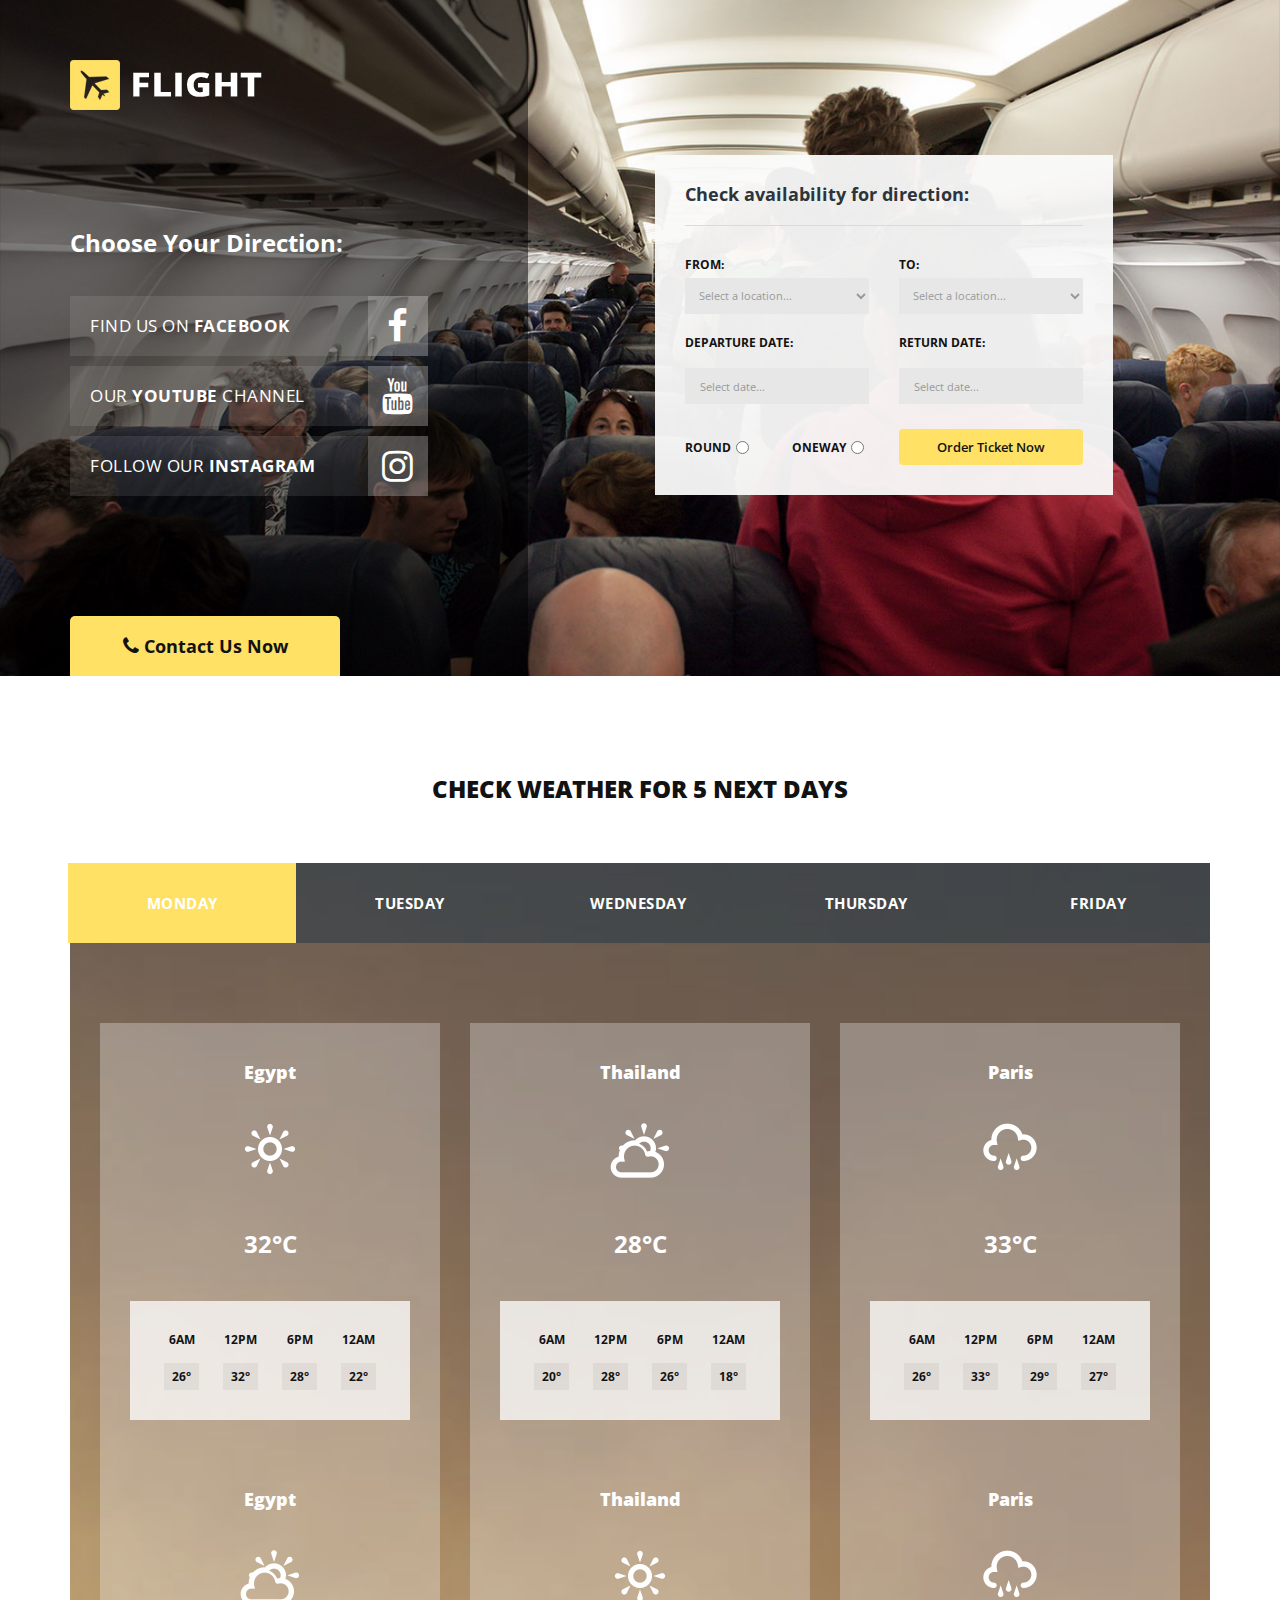
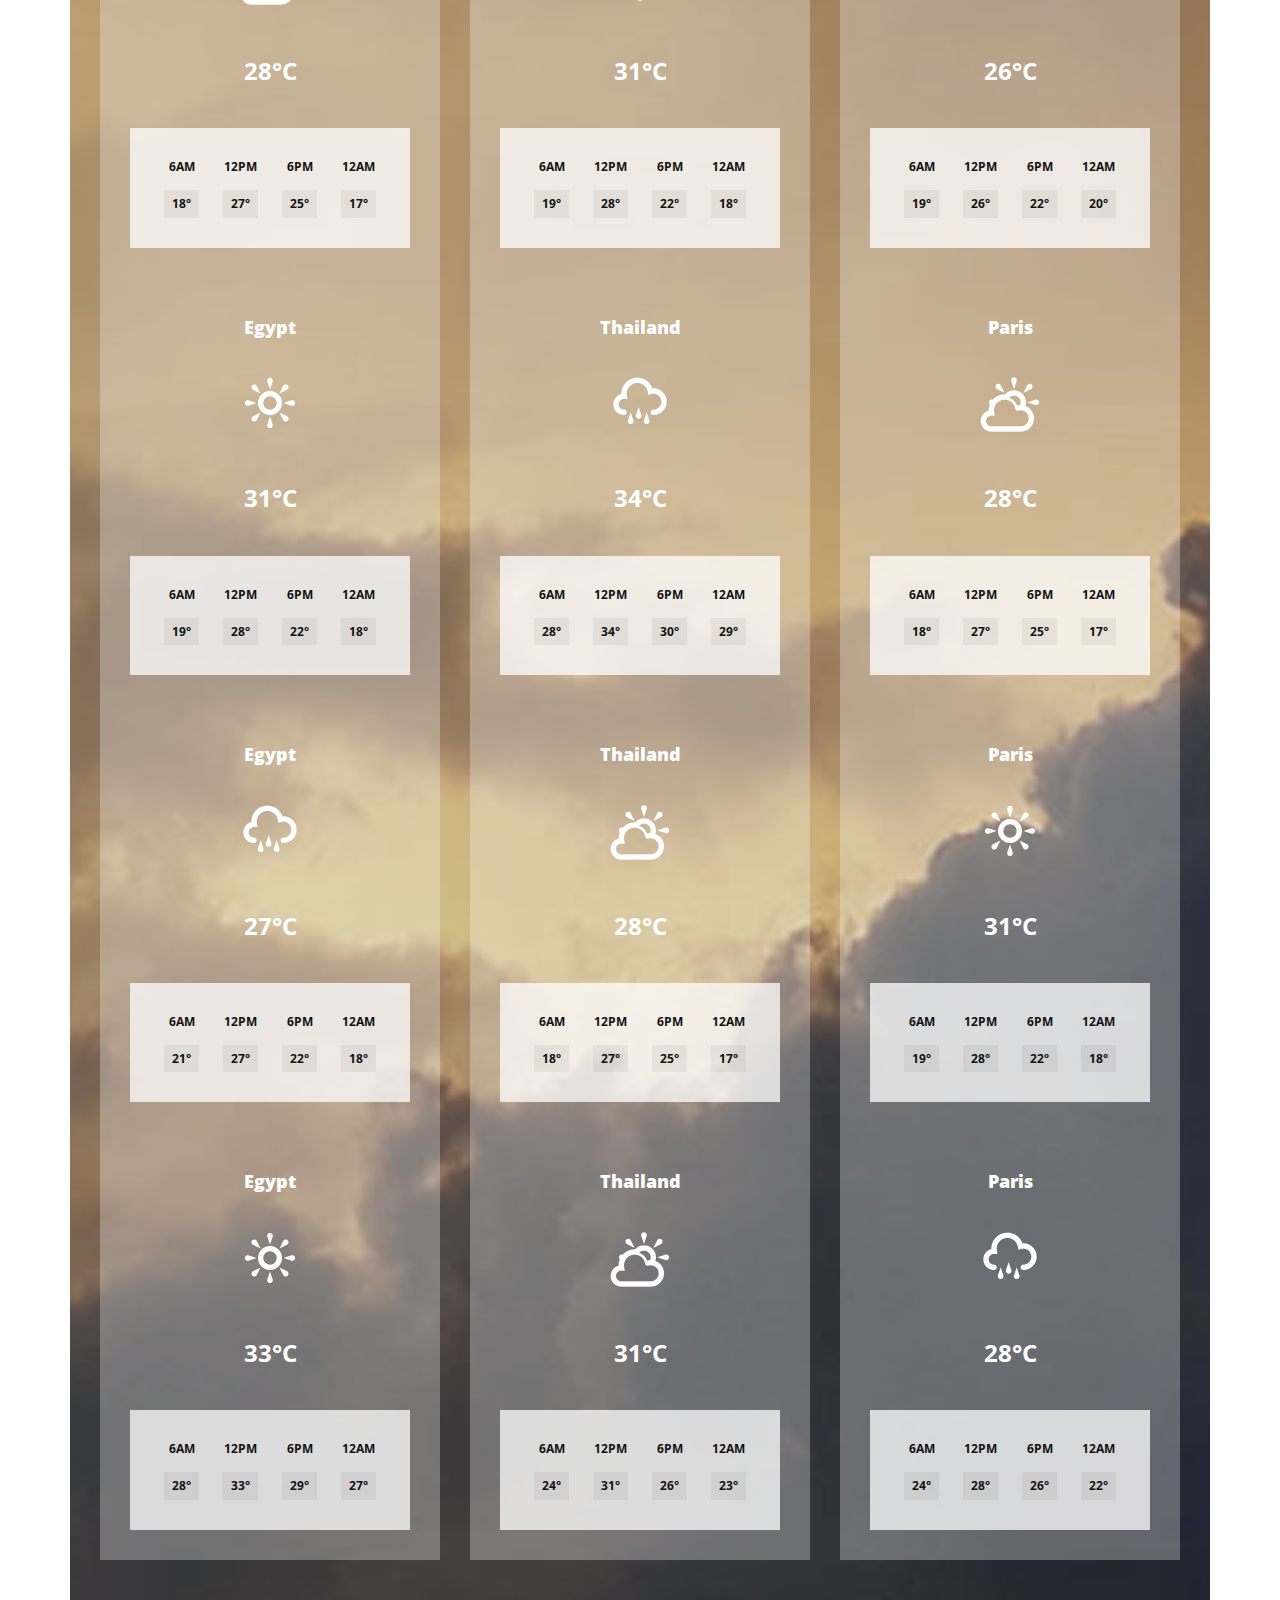
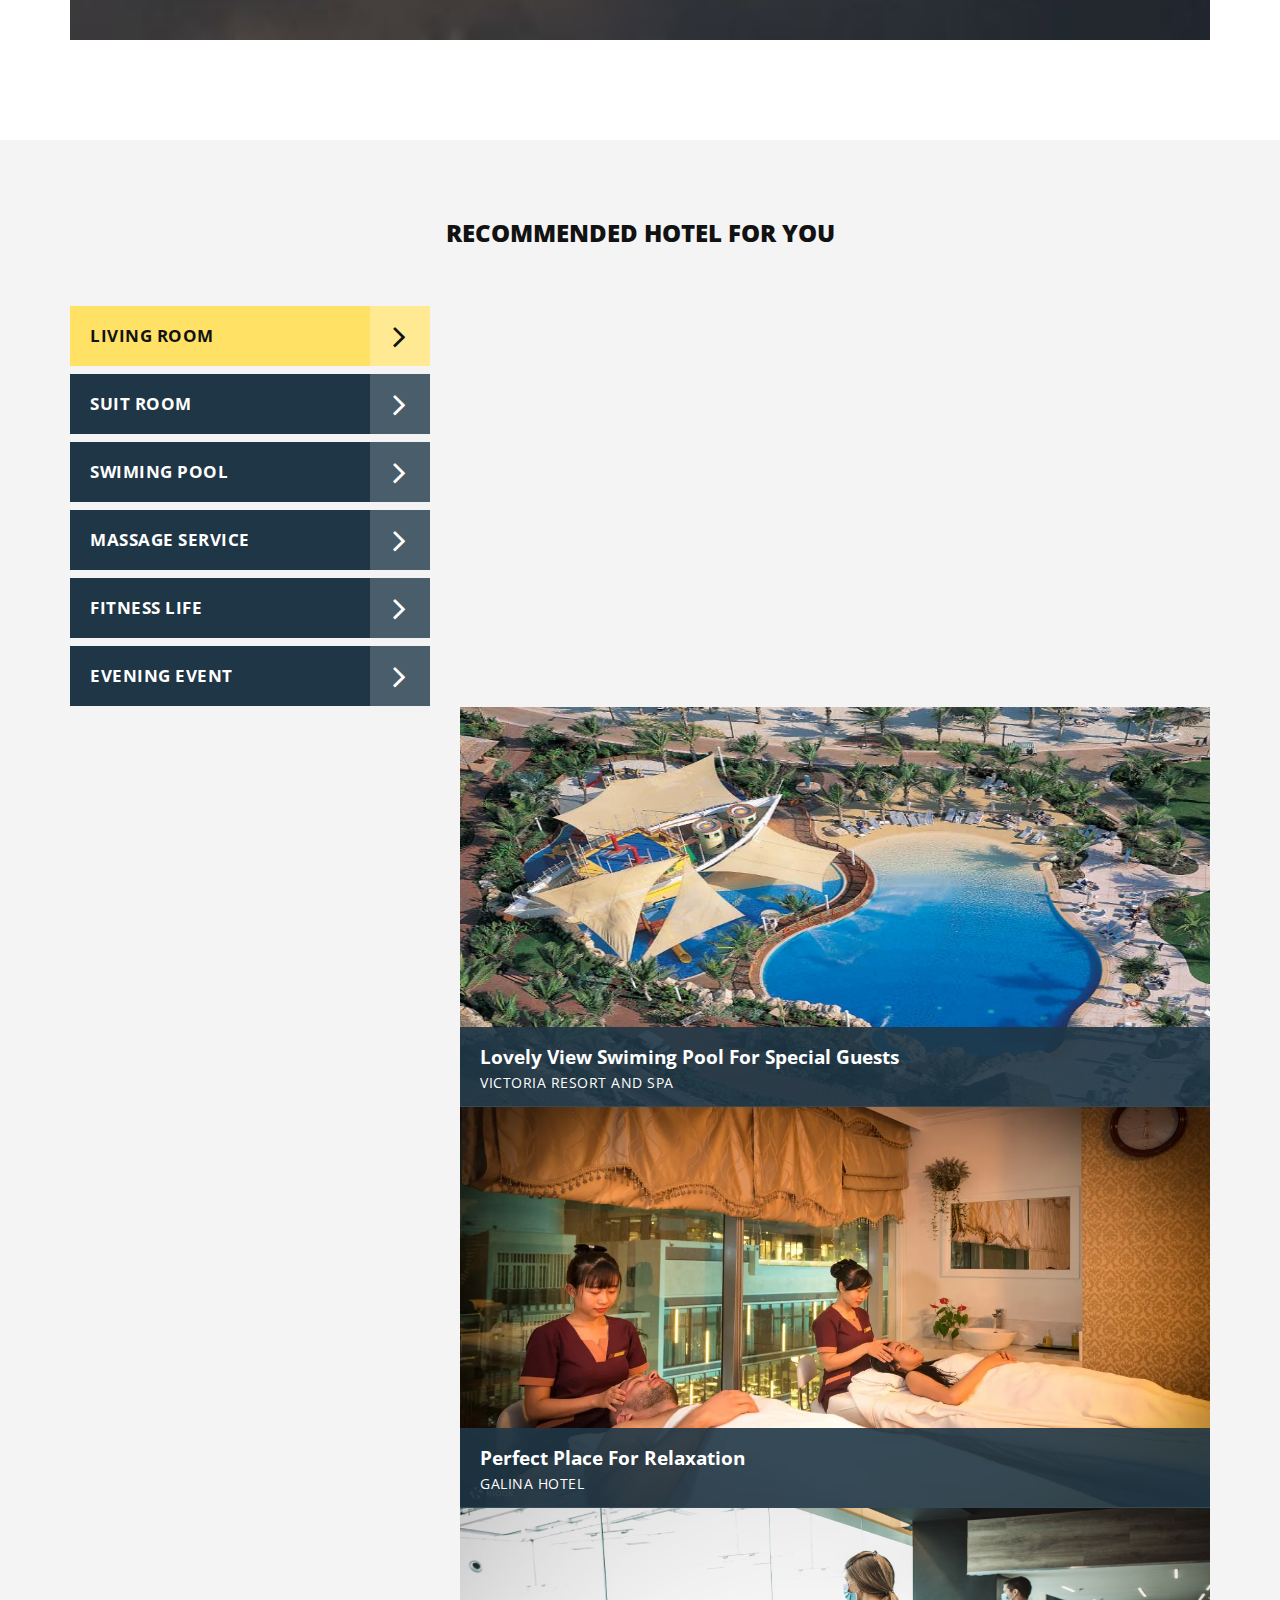
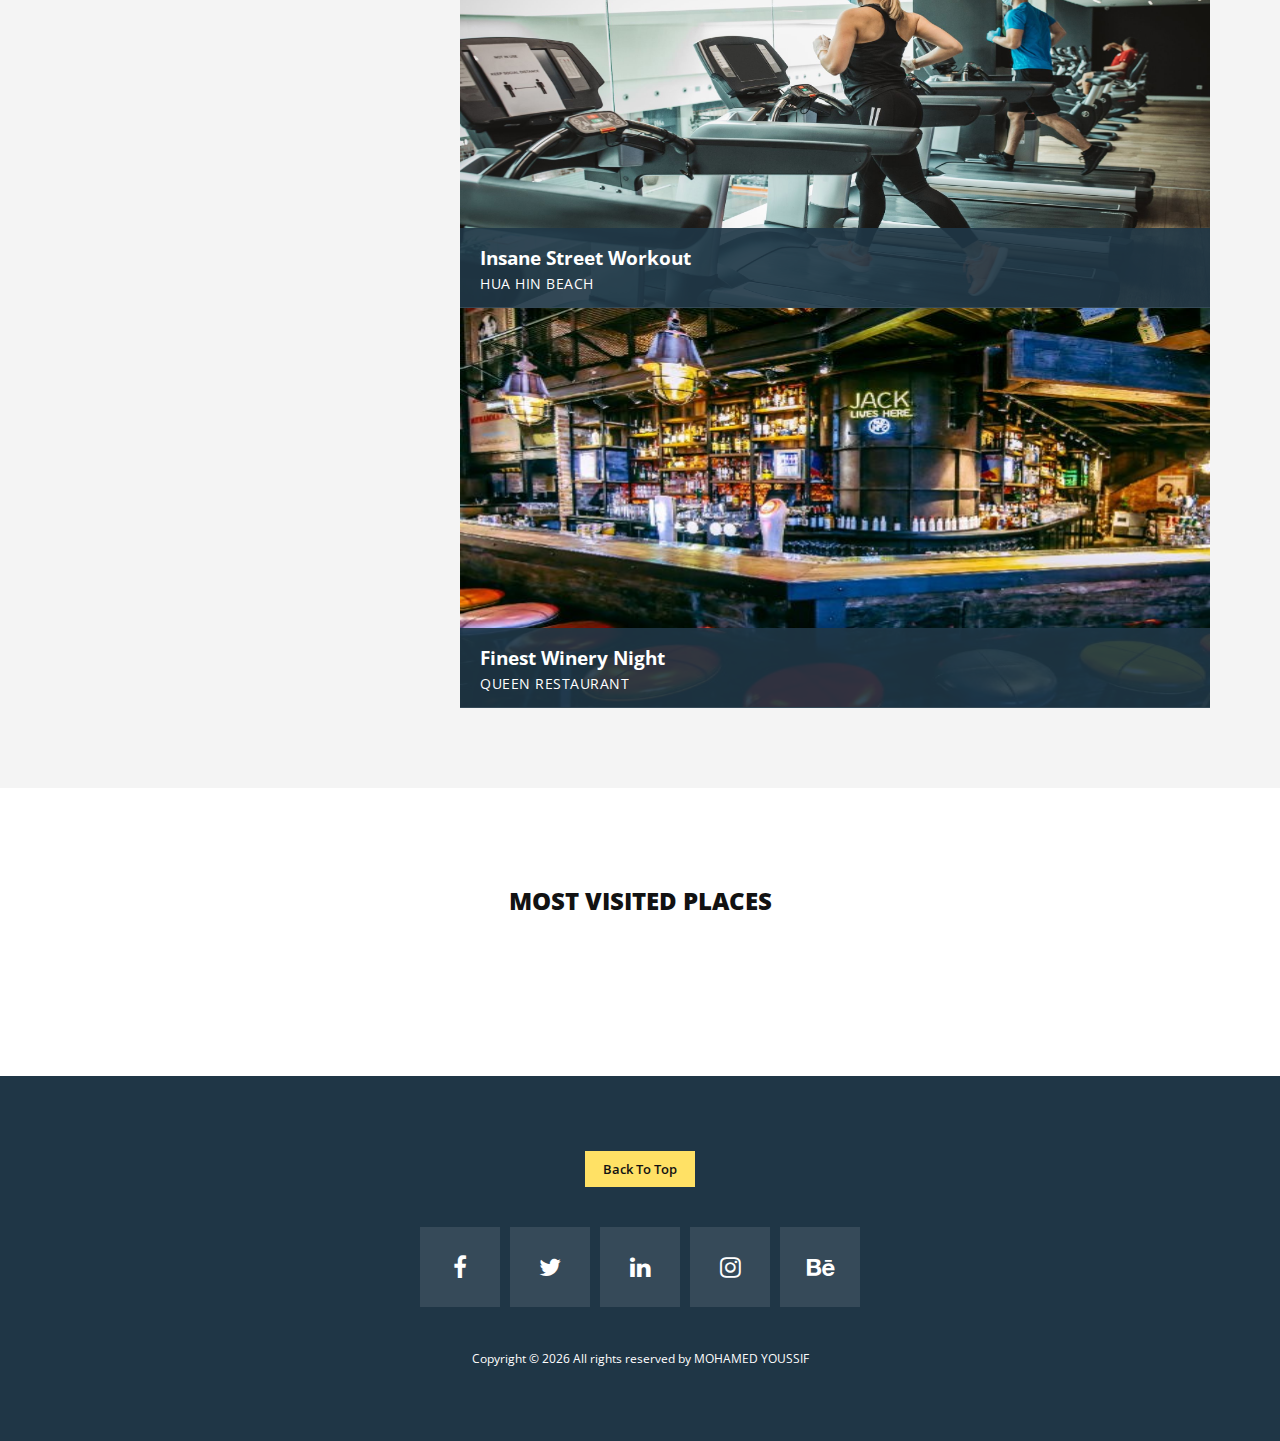
<file: index.html>
<!DOCTYPE html>
<html>
    <head>
        <meta charset="utf-8">
        <meta http-equiv="X-UA-Compatible" content="IE=edge,chrome=1">
    	<title>Flight - Travel and Tour</title>
        <meta name="description" content="">
        <meta name="viewport" content="width=device-width, initial-scale=1">
        <link rel="stylesheet" href="css/bootstrap.min.css">
        <link rel="stylesheet" href="css/bootstrap-theme.min.css">
        <link rel="stylesheet" href="css/fontAwesome.css">
        <link rel="stylesheet" href="css/hero-slider.css">
        <link rel="stylesheet" href="css/owl-carousel.css">
        <link rel="stylesheet" href="css/datepicker.css">
        <link href="https://fonts.googleapis.com/css?family=Open+Sans:300,400,600,700,800" rel="stylesheet">
        <link rel="stylesheet" href="css/tooplate-style.css">

   
    </head>

<body>

    
    <section class="banner" id="top">
        <div class="container">
            <div class="row">
                <div class="col-md-5">
                    <div class="left-side">
                        <div class="logo">
                            <img src="img/logo.png" alt="Flight Template">
                        </div>
                        <div class="tabs-content">
                            <h4>Choose Your Direction:</h4>
                            <ul class="social-links">
                                <li><a href="http://facebook.com">Find us on <em>Facebook</em><i class="fa fa-facebook"></i></a></li>
                                <li><a href="http://youtube.com">Our <em>YouTube</em> Channel<i class="fa fa-youtube"></i></a></li>
                                <li><a href="http://instagram.com">Follow our <em>instagram</em><i class="fa fa-instagram"></i></a></li>
                            </ul>
                        </div>
                        <div class="page-direction-button">
                            <a href="contact.html"><i class="fa fa-phone"></i>Contact Us Now</a>
                        </div>
                    </div>
                </div>
                <div class="col-md-5 col-md-offset-1">
                    <section id="first-tab-group" class="tabgroup">
                        <div id="tab1">
                            <div class="submit-form">
                                <h4>Check availability for <em>direction</em>:</h4>
                                <form id="form-submit" action="" method="get">
                                    <div class="row">
                                        <div class="col-md-6">
                                            <fieldset>
                                                <label for="from">From:</label>
                                                <select required name='from' onchange='this.form.()'>
                                                    <option value="">Select a location...</option>
                                                    <option value="Egypt">Egypt</option>
                                                    <option value="Paris">Paris</option>
                                                    <option value="Italy">Italy</option>
                                                    <option value="Germany">Germany</option>
                                                    <option value="Denmark">Denmark</option>
                                                    <option value="USA">USA</option>
                                                    <option value="France">France</option>
                                                    <option value="Jeddah">Jeddah</option>
                                                    <option value="Kuwait">Kuwait</option>
                                                    <option value="Roma">Roma</option>
                                                    <option value="Saudi">Saudi </option>
                                                    <option value="Spain">Spain</option>
                                                    <option value="Madrid">Madrid</option>
                                                    <option value="Dubai">Dubai</option>
                                                    <option value="ُEngland">England</option>
                                                    <option value="Cambodia">Cambodia</option>
                                                    <option value="Hong Kong">Hong Kong</option>
                                                    <option value="India">India</option>
                                                    <option value="Japan">Japan</option>
                                                    <option value="Korea">Korea</option>
                                                    <option value="Laos">Laos</option>
                                                    <option value="Myanmar">Myanmar</option>
                                                    <option value="Singapore">Singapore</option>
                                                    <option value="Thailand">Thailand</option>
                                                    <option value="Vietnam">Vietnam</option>
                                                </select>
                                            </fieldset>
                                        </div>
                                        <div class="col-md-6">
                                            <fieldset>
                                                <label for="to">To:</label>
                                                <select required name='to' onchange='this.form.()'>
                                                    <option value="">Select a location...</option>
                                                    <option value="Egypt">Egypt</option>
                                                    <option value="Paris">Paris</option>
                                                    <option value="Italy">Italy</option>
                                                    <option value="Germany">Germany</option>
                                                    <option value="Denmark">Denmark</option>
                                                    <option value="USA">USA</option>
                                                    <option value="France">France</option>
                                                    <option value="Jeddah">Jeddah</option>
                                                    <option value="Kuwait">Kuwait</option>
                                                    <option value="Roma">Roma</option>
                                                    <option value="Saudi">Saudi </option>
                                                    <option value="Spain">Spain</option>
                                                    <option value="Madrid">Madrid</option>
                                                    <option value="Dubai">Dubai</option>
                                                    <option value="ُEngland">England</option>
                                                    <option value="Cambodia">Cambodia</option>
                                                    <option value="Hong Kong">Hong Kong</option>
                                                    <option value="India">India</option>
                                                    <option value="Japan">Japan</option>
                                                    <option value="Korea">Korea</option>
                                                    <option value="Laos">Laos</option>
                                                    <option value="Myanmar">Myanmar</option>
                                                    <option value="Singapore">Singapore</option>
                                                    <option value="Thailand">Thailand</option>
                                                    <option value="Vietnam">Vietnam</option>
                                                </select>
                                            </fieldset>
                                        </div>
                                        <div class="col-md-6">
                                            <fieldset>
                                                <label for="departure">Departure date:</label>
                                                <input name="deparure" type="text" class="form-control date" id="deparure" placeholder="Select date..." required="" onchange='this.form.()'>
                                            </fieldset>
                                        </div>
                                        <div class="col-md-6">
                                            <fieldset>
                                                <label for="return">Return date:</label>
                                                <input name="return" type="text" class="form-control date" id="return" placeholder="Select date..." required="" onchange='this.form.()'>
                                            </fieldset>
                                        </div>
                                        <div class="col-md-6">
                                            <div class="radio-select">
                                                <div class="row">
                                                    <div class="col-md-6 col-sm-6 col-xs-6">
                                                        <label for="round">Round</label>
                                                        <input type="radio" name="trip" id="round" value="round" required="required"onchange='this.form.()'>
                                                    </div>
                                                    <div class="col-md-6 col-sm-6 col-xs-6">
                                                        <label for="oneway">Oneway</label>
                                                        <input type="radio" name="trip" id="oneway" value="one-way" required="required"onchange='this.form.()'>
                                                    </div>
                                                </div>
                                            </div>
                                        </div>
                                        <div class="col-md-6">
                                            <fieldset>
                                                <button type="submit" id="form-submit" class="btn">Order Ticket Now</button>
                                            </fieldset>
                                        </div>
                                    </div>
                                </form>
                            </div>
                        </div>
                    </section>
                </div>
            </div>
        </div>
    </section>



    <div class="tabs-content" id="weather">
        <div class="container">
            <div class="row">
                <div class="col-md-12">
                    <div class="section-heading">
                        <h2>Check Weather For 5 NEXT Days</h2>
                    </div>
                </div>
                <div class="wrapper">
                    <div class="col-md-12">
                        <div class="weather-content">
                            <div class="row">
                                <div class="col-md-12">
                                    <ul class="tabs clearfix" data-tabgroup="second-tab-group">
                                        <li><a href="#monday" class="active">Monday</a></li>
                                        <li><a href="#tuesday">Tuesday</a></li>
                                        <li><a href="#wednesday">Wednesday</a></li>
                                        <li><a href="#thursday">Thursday</a></li>
                                        <li><a href="#friday">Friday</a></li>
                                    </ul>    
                                </div>
                                <div class="col-md-12">
                                    <section id="second-tab-group" class="weathergroup">
                                        <div id="monday">
                                            <div class="row">
                                                <div class="col-md-4">
                                                    <div class="weather-item">
                                                        <h6>Egypt</h6>
                                                        <div class="weather-icon">
                                                            <img src="img/weather-icon-03.png" alt="">
                                                        </div>
                                                        <span>32&deg;C</span>
                                                        <ul class="time-weather">
                                                            <li>6AM <span>26&deg;</span></li>
                                                            <li>12PM <span>32&deg;</span></li>
                                                            <li>6PM <span>28&deg;</span></li>
                                                            <li>12AM <span>22&deg;</span></li>
                                                        </ul>
                                                    </div>
                                                </div>
                                                <div class="col-md-4">
                                                    <div class="weather-item">
                                                        <h6>Thailand</h6>
                                                        <div class="weather-icon">
                                                            <img src="img/weather-icon-02.png" alt="">
                                                        </div>
                                                        <span>28&deg;C</span>
                                                        <ul class="time-weather">
                                                            <li>6AM <span>20&deg;</span></li>
                                                            <li>12PM <span>28&deg;</span></li>
                                                            <li>6PM <span>26&deg;</span></li>
                                                            <li>12AM <span>18&deg;</span></li>
                                                        </ul>
                                                    </div>
                                                </div>
                                                <div class="col-md-4">
                                                    <div class="weather-item">
                                                        <h6>Paris</h6>
                                                        <div class="weather-icon">
                                                            <img src="img/weather-icon-01.png" alt="">
                                                        </div>
                                                        <span>33&deg;C</span>
                                                        <ul class="time-weather">
                                                            <li>6AM <span>26&deg;</span></li>
                                                            <li>12PM <span>33&deg;</span></li>
                                                            <li>6PM <span>29&deg;</span></li>
                                                            <li>12AM <span>27&deg;</span></li>
                                                        </ul>
                                                    </div>
                                                </div>
                                            </div>
                                        </div>
                                        <div id="tuesday">
                                            <div class="row">
                                                <div class="col-md-4">
                                                    <div class="weather-item">
                                                        <h6>Egypt</h6>
                                                        <div class="weather-icon">
                                                            <img src="img/weather-icon-02.png" alt="">
                                                        </div>
                                                        <span>28&deg;C</span>
                                                        <ul class="time-weather">
                                                            <li>6AM <span>18&deg;</span></li>
                                                            <li>12PM <span>27&deg;</span></li>
                                                            <li>6PM <span>25&deg;</span></li>
                                                            <li>12AM <span>17&deg;</span></li>
                                                        </ul>
                                                    </div>
                                                </div>
                                                <div class="col-md-4">
                                                    <div class="weather-item">
                                                        <h6>Thailand</h6>
                                                        <div class="weather-icon">
                                                            <img src="img/weather-icon-03.png" alt="">
                                                        </div>
                                                        <span>31&deg;C</span>
                                                        <ul class="time-weather">
                                                            <li>6AM <span>19&deg;</span></li>
                                                            <li>12PM <span>28&deg;</span></li>
                                                            <li>6PM <span>22&deg;</span></li>
                                                            <li>12AM <span>18&deg;</span></li>
                                                        </ul>
                                                    </div>
                                                </div>
                                                <div class="col-md-4">
                                                    <div class="weather-item">
                                                        <h6>Paris</h6>
                                                        <div class="weather-icon">
                                                            <img src="img/weather-icon-01.png" alt="">
                                                        </div>
                                                        <span>26&deg;C</span>
                                                        <ul class="time-weather">
                                                            <li>6AM <span>19&deg;</span></li>
                                                            <li>12PM <span>26&deg;</span></li>
                                                            <li>6PM <span>22&deg;</span></li>
                                                            <li>12AM <span>20&deg;</span></li>
                                                        </ul>
                                                    </div>
                                                </div>
                                            </div>
                                        </div>
                                        <div id="wednesday">
                                            <div class="row">
                                                <div class="col-md-4">
                                                    <div class="weather-item">
                                                        <h6>Egypt</h6>
                                                        <div class="weather-icon">
                                                            <img src="img/weather-icon-03.png" alt="">
                                                        </div>
                                                        <span>31&deg;C</span>
                                                        <ul class="time-weather">
                                                            <li>6AM <span>19&deg;</span></li>
                                                            <li>12PM <span>28&deg;</span></li>
                                                            <li>6PM <span>22&deg;</span></li>
                                                            <li>12AM <span>18&deg;</span></li>
                                                        </ul>
                                                    </div>
                                                </div>
                                                <div class="col-md-4">
                                                    <div class="weather-item">
                                                        <h6>Thailand</h6>
                                                        <div class="weather-icon">
                                                            <img src="img/weather-icon-01.png" alt="">
                                                        </div>
                                                        <span>34&deg;C</span>
                                                        <ul class="time-weather">
                                                            <li>6AM <span>28&deg;</span></li>
                                                            <li>12PM <span>34&deg;</span></li>
                                                            <li>6PM <span>30&deg;</span></li>
                                                            <li>12AM <span>29&deg;</span></li>
                                                        </ul>
                                                    </div>
                                                </div>
                                                <div class="col-md-4">
                                                    <div class="weather-item">
                                                        <h6>Paris</h6>
                                                        <div class="weather-icon">
                                                            <img src="img/weather-icon-02.png" alt="">
                                                        </div>
                                                        <span>28&deg;C</span>
                                                        <ul class="time-weather">
                                                            <li>6AM <span>18&deg;</span></li>
                                                            <li>12PM <span>27&deg;</span></li>
                                                            <li>6PM <span>25&deg;</span></li>
                                                            <li>12AM <span>17&deg;</span></li>
                                                        </ul>
                                                    </div>
                                                </div>
                                            </div>
                                        </div>
                                        <div id="thursday">
                                            <div class="row">
                                                <div class="col-md-4">
                                                    <div class="weather-item">
                                                        <h6>Egypt</h6>
                                                        <div class="weather-icon">
                                                            <img src="img/weather-icon-01.png" alt="">
                                                        </div>
                                                        <span>27&deg;C</span>
                                                        <ul class="time-weather">
                                                            <li>6AM <span>21&deg;</span></li>
                                                            <li>12PM <span>27&deg;</span></li>
                                                            <li>6PM <span>22&deg;</span></li>
                                                            <li>12AM <span>18&deg;</span></li>
                                                        </ul>
                                                    </div>
                                                </div>
                                                <div class="col-md-4">
                                                    <div class="weather-item">
                                                        <h6>Thailand</h6>
                                                        <div class="weather-icon">
                                                            <img src="img/weather-icon-02.png" alt="">
                                                        </div>
                                                        <span>28&deg;C</span>
                                                        <ul class="time-weather">
                                                            <li>6AM <span>18&deg;</span></li>
                                                            <li>12PM <span>27&deg;</span></li>
                                                            <li>6PM <span>25&deg;</span></li>
                                                            <li>12AM <span>17&deg;</span></li>
                                                        </ul>
                                                    </div>
                                                </div>
                                                <div class="col-md-4">
                                                    <div class="weather-item">
                                                        <h6>Paris</h6>
                                                        <div class="weather-icon">
                                                            <img src="img/weather-icon-03.png" alt="">
                                                        </div>
                                                        <span>31&deg;C</span>
                                                        <ul class="time-weather">
                                                            <li>6AM <span>19&deg;</span></li>
                                                            <li>12PM <span>28&deg;</span></li>
                                                            <li>6PM <span>22&deg;</span></li>
                                                            <li>12AM <span>18&deg;</span></li>
                                                        </ul>
                                                    </div>
                                                </div>
                                            </div>
                                        </div>
                                        <div id="friday">
                                            <div class="row">
                                                <div class="col-md-4">
                                                    <div class="weather-item">
                                                        <h6>Egypt</h6>
                                                        <div class="weather-icon">
                                                            <img src="img/weather-icon-03.png" alt="">
                                                        </div>
                                                        <span>33&deg;C</span>
                                                        <ul class="time-weather">
                                                            <li>6AM <span>28&deg;</span></li>
                                                            <li>12PM <span>33&deg;</span></li>
                                                            <li>6PM <span>29&deg;</span></li>
                                                            <li>12AM <span>27&deg;</span></li>
                                                        </ul>
                                                    </div>
                                                </div>
                                                <div class="col-md-4">
                                                    <div class="weather-item">
                                                        <h6>Thailand</h6>
                                                        <div class="weather-icon">
                                                            <img src="img/weather-icon-02.png" alt="">
                                                        </div>
                                                        <span>31&deg;C</span>
                                                        <ul class="time-weather">
                                                            <li>6AM <span>24&deg;</span></li>
                                                            <li>12PM <span>31&deg;</span></li>
                                                            <li>6PM <span>26&deg;</span></li>
                                                            <li>12AM <span>23&deg;</span></li>
                                                        </ul>
                                                    </div>
                                                </div>
                                                <div class="col-md-4">
                                                    <div class="weather-item">
                                                        <h6>Paris</h6>
                                                        <div class="weather-icon">
                                                            <img src="img/weather-icon-01.png" alt="">
                                                        </div>
                                                        <span>28&deg;C</span>
                                                        <ul class="time-weather">
                                                            <li>6AM <span>24&deg;</span></li>
                                                            <li>12PM <span>28&deg;</span></li>
                                                            <li>6PM <span>26&deg;</span></li>
                                                            <li>12AM <span>22&deg;</span></li>
                                                        </ul>
                                                    </div>
                                                </div>
                                            </div>
                                        </div>
                                    </section>
                                </div>
                            </div>
                        </div>
                    </div>
                </div>
            </div>
        </div>
    </div>



    
    <div class="tabs-content" id="recommended-hotel">
        <div class="container">
            <div class="row">
                <div class="col-md-12">
                    <div class="section-heading">
                        <h2>Recommended Hotel For You</h2>
                    </div>
                </div>
                <div class="wrapper">
                    <div class="col-md-4">
                            <ul class="tabs clearfix" data-tabgroup="third-tab-group">
                                <li><a href="#livingroom" class="active">Living Room <i class="fa fa-angle-right"></i></a></li>
                                <li><a href="#suitroom">Suit Room <i class="fa fa-angle-right"></i></a></li>
                                <li><a href="#swimingpool">Swiming Pool <i class="fa fa-angle-right"></i></a></li>
                                <li><a href="#massage">Massage Service <i class="fa fa-angle-right"></i></a></li>
                                <li><a href="#fitness">Fitness Life <i class="fa fa-angle-right"></i></a></li>
                                <li><a href="#event">Evening Event <i class="fa fa-angle-right"></i></a></li>
                            </ul>
                        </div>
                    </div>
                    <div class="col-md-8">
                        <section id="third-tab-group" class="recommendedgroup">
                            <div id="livingroom">
                                <div class="text-content">
                                    <iframe width="100%" height="400px" src="https://www.youtube.com/embed/P6rmBFfuoo0" title="YouTube video player" frameborder="0" allow="accelerometer; autoplay; clipboard-write; encrypted-media; gyroscope; picture-in-picture; web-share" allowfullscreen></iframe>
                                </div>
                            </div>
                            <div id="suitroom">
                                <div class="row">
                                    <div class="col-md-12">
                                        <div id="owl-suiteroom" class="owl-carousel owl-theme">
                                            <div class="item">
                                                <div class="suiteroom-item">
                                                    <img src="img/suite-02.jpg" alt="">
                                                    <div class="text-content">
                                                        <h4>Clean And Relaxing Room</h4>
                                                        <span>Aurora Resort</span>
                                                    </div>
                                                </div>
                                            </div>
                                            <div class="item">
                                                <div class="suiteroom-item">
                                                    <img src="img/suite-01.jpg" alt="">
                                                    <div class="text-content">
                                                        <h4>Special Suite Room TV</h4>
                                                        <span>Khao Yai Hotel</span>
                                                    </div>
                                                </div>
                                            </div>
                                            <div class="item">
                                                <div class="suiteroom-item">
                                                    <img src="img/suite-03.jpg" alt="">
                                                    <div class="text-content">
                                                        <h4>The Best Sitting</h4>
                                                        <span>Hotel Grand</span>
                                                    </div>
                                                </div>
                                            </div>
                                        </div>
                                    </div>
                                </div>
                            </div>
                            <div id="swimingpool">
                                <img src="img/Swimming-pool.jpg" alt="" height="399.34px">
                                <div class="row">
                                    <div class="col-md-12">
                                        <div class="text-content">
                                            <h4>Lovely View Swiming Pool For Special Guests</h4>
                                            <span>Victoria Resort and Spa</span>
                                        </div>
                                    </div>
                                </div>
                            </div>
                            <div id="massage">
                                <img src="img/massage.jpg" alt="" height="399.34px">
                                <div class="row">
                                    <div class="col-md-12">
                                        <div class="text-content">
                                            <h4>Perfect Place For Relaxation</h4>
                                            <span>Galina Hotel</span>
                                        </div>
                                    </div>
                                </div>
                            </div>
                            <div id="fitness">
                                <img src="img/fitness-service2.jpg" alt="" height="399.34px">
                                <div class="row">
                                    <div class="col-md-12">
                                        <div class="text-content">
                                            <h4>Insane Street Workout</h4>
                                            <span>Hua Hin Beach</span>
                                        </div>
                                    </div>
                                </div>
                            </div>
                            <div id="event">
                                <img src="img/bar.jpg" alt=""height="399.34px">
                                <div class="row">
                                    <div class="col-md-12">
                                        <div class="text-content">
                                            <h4>Finest Winery Night</h4>
                                            <span>Queen Restaurant</span>
                                        </div>
                                    </div>
                                </div>
                            </div>
                        </section>
                    </div>
                </div>
            </div>
        </div>
    </div>




    <section id="most-visited">
        <div class="container">
            <div class="row">
                <div class="col-md-12">
                    <div class="section-heading">
                        <h2>Most Visited Places</h2>
                    </div>
                </div>
                <div class="col-md-12">
                    <div id="owl-mostvisited" class="owl-carousel owl-theme">
                        <div class="item col-md-12">
                            <div class="visited-item">
                                <img src="img/place-05.jpg" alt="" height="217.22px" >
                                <div class="text-content">
                                    <h4>Pyramids and Sphinx</h4>
                                    <span>Egypt</span>
                                </div>
                            </div>
                        </div>
                        <div class="item col-md-12">
                            <div class="visited-item">
                                <img src="img/place-01.jpg" alt="">
                                <div class="text-content">
                                    <h4>River Views</h4>
                                    <span>New York</span>
                                </div>
                            </div>
                        </div>
                        <div class="item col-md-12">
                            <div class="visited-item">
                                <img src="img/place-02.jpg" alt="">
                                <div class="text-content">
                                    <h4>Lorem ipsum dolor</h4>
                                    <span>Tokyo</span>
                                </div>
                            </div>
                        </div>
                        <div class="item col-md-12">
                            <div class="visited-item">
                                <img src="img/place-03.jpg" alt="">
                                <div class="text-content">
                                    <h4>Proin dignissim</h4>
                                    <span>Paris</span>
                                </div>
                            </div>
                        </div>
                        <div class="item col-md-12">
                            <div class="visited-item">
                                <img src="img/place-04.jpg" alt="">
                                <div class="text-content">
                                    <h4>Fusce sed ipsum</h4>
                                    <span>Hollywood</span>
                                </div>
                            </div>
                        </div>
                        <div class="item col-md-12">
                            <div class="visited-item">
                                <img src="img/place-11.jpg" alt="" height="217.22px">
                                <div class="text-content">
                                    <h4>Sharm El Sheikh</h4>
                                    <span>Egypt</span>
                                </div>
                            </div>
                        </div>
                        <div class="item col-md-12">
                            <div class="visited-item">
                                <img src="img/place-06.jpg" alt="" height="217.22px">
                                <div class="text-content">
                                    <h4>Russian Federation</h4>
                                    <span>Moscow</span>
                                </div>
                            </div>
                        </div>
                        <div class="item col-md-12">
                            <div class="visited-item">
                                <img src="img/place-07.jpg" alt="" height="217.22px">
                                <div class="text-content">
                                    <h4>Istanbul</h4>
                                    <span>Turkey</span>
                                </div>
                            </div>
                        </div>
                        <div class="item col-md-12">
                            <div class="visited-item">
                                <img src="img/place-09.jpg" alt="" height="217.22px">
                                <div class="text-content">
                                    <h4>Dubai Frame</h4>
                                    <span>Dubai</span>
                                </div>
                            </div>
                        </div>
                        <div class="item col-md-12">
                            <div class="visited-item">
                                <img src="img/place-10.jpg" alt="" height="217.22px">
                                <div class="text-content">
                                    <h4>Amman</h4>
                                    <span>jordan</span>
                                </div>
                            </div>
                        </div>
                        <div class="item col-md-12">
                            <div class="visited-item">
                                <img src="img/place-08.jpg" alt="" height="217.22px">
                                <div class="text-content">
                                    <h4>Hagia Sophia Museum</h4>
                                    <span>Turkey</span>
                                </div>
                            </div>
                        </div>
                        <div class="item col-md-12">
                            <div class="visited-item">
                                <img src="img/place-12.jpg" alt="" height="217.22px">
                                <div class="text-content">
                                    <h4>Aba</h4>
                                    <span>Saudi Arabia</span>
                                </div>
                            </div>
                        </div>
                        <div class="item col-md-12">
                            <div class="visited-item">
                                <img src="img/place-13.jpg" alt="" height="217.22px">
                                <div class="text-content">
                                    <h4>Abu Dhabi</h4>
                                    <span>United Arab Emirates </span>
                                </div>
                            </div>
                        </div>
                        <div class="item col-md-12">
                            <div class="visited-item">
                                <img src="img/place-14.jpg" alt="" height="217.22px">
                                <div class="text-content">
                                    <h4>The Holy Kaaba
                                    </h4>
                                    <span>Saudi Arabia </span>
                                </div>
                            </div>
                        </div>
                    </div>
                </div>
            </div>
        </div>
    </section>



    <footer>
        <div class="container">
            <div class="row">
                <div class="col-md-12">
                    <div class="primary-button">
                        <a href="#" class="scroll-top">Back To Top</a>
                    </div>
                </div>
                <div class="col-md-12">
                    <ul class="social-icons">
                        <li><a href="#"><i class="fa fa-facebook"></i></a></li>
                        <li><a href="#"><i class="fa fa-twitter"></i></a></li>
                        <li><a href="#"><i class="fa fa-linkedin"></i></a></li>
                        <li><a href="#"><i class="fa fa-instagram"></i></a></li>
                        <li><a href="#"><i class="fa fa-behance"></i></a></li>
                    </ul>
                </div>
                <div class="col-md-12">
                    <p>
                        Copyright &copy;
                        <script>
                          document.write(new Date().getFullYear());
                        </script>
                        All rights reserved
                        <i class="icon-heart2" aria-hidden="true"></i> by MOHAMED YOUSSIF
                      </p>
                </div>
            </div>
        </div>
    </footer>
    <script src="js/vendor/modernizr-2.8.3-respond-1.4.2.min.js"></script>
    <script src="//ajax.googleapis.com/ajax/libs/jquery/1.11.2/jquery.min.js"></script>
    <script>window.jQuery || document.write('<script src="js/vendor/jquery-1.11.2.min.js"><\/script>')</script>
    <script src="js/vendor/bootstrap.min.js"></script>
    <script src="js/datepicker.js"></script>
    <script src="js/plugins.js"></script>
    <script src="http://ajax.googleapis.com/ajax/libs/jquery/1.10.2/jquery.min.js" type="text/javascript"></script>
    <script src="js/main.js"></script>
    </script>
</body>
</html>
</file>
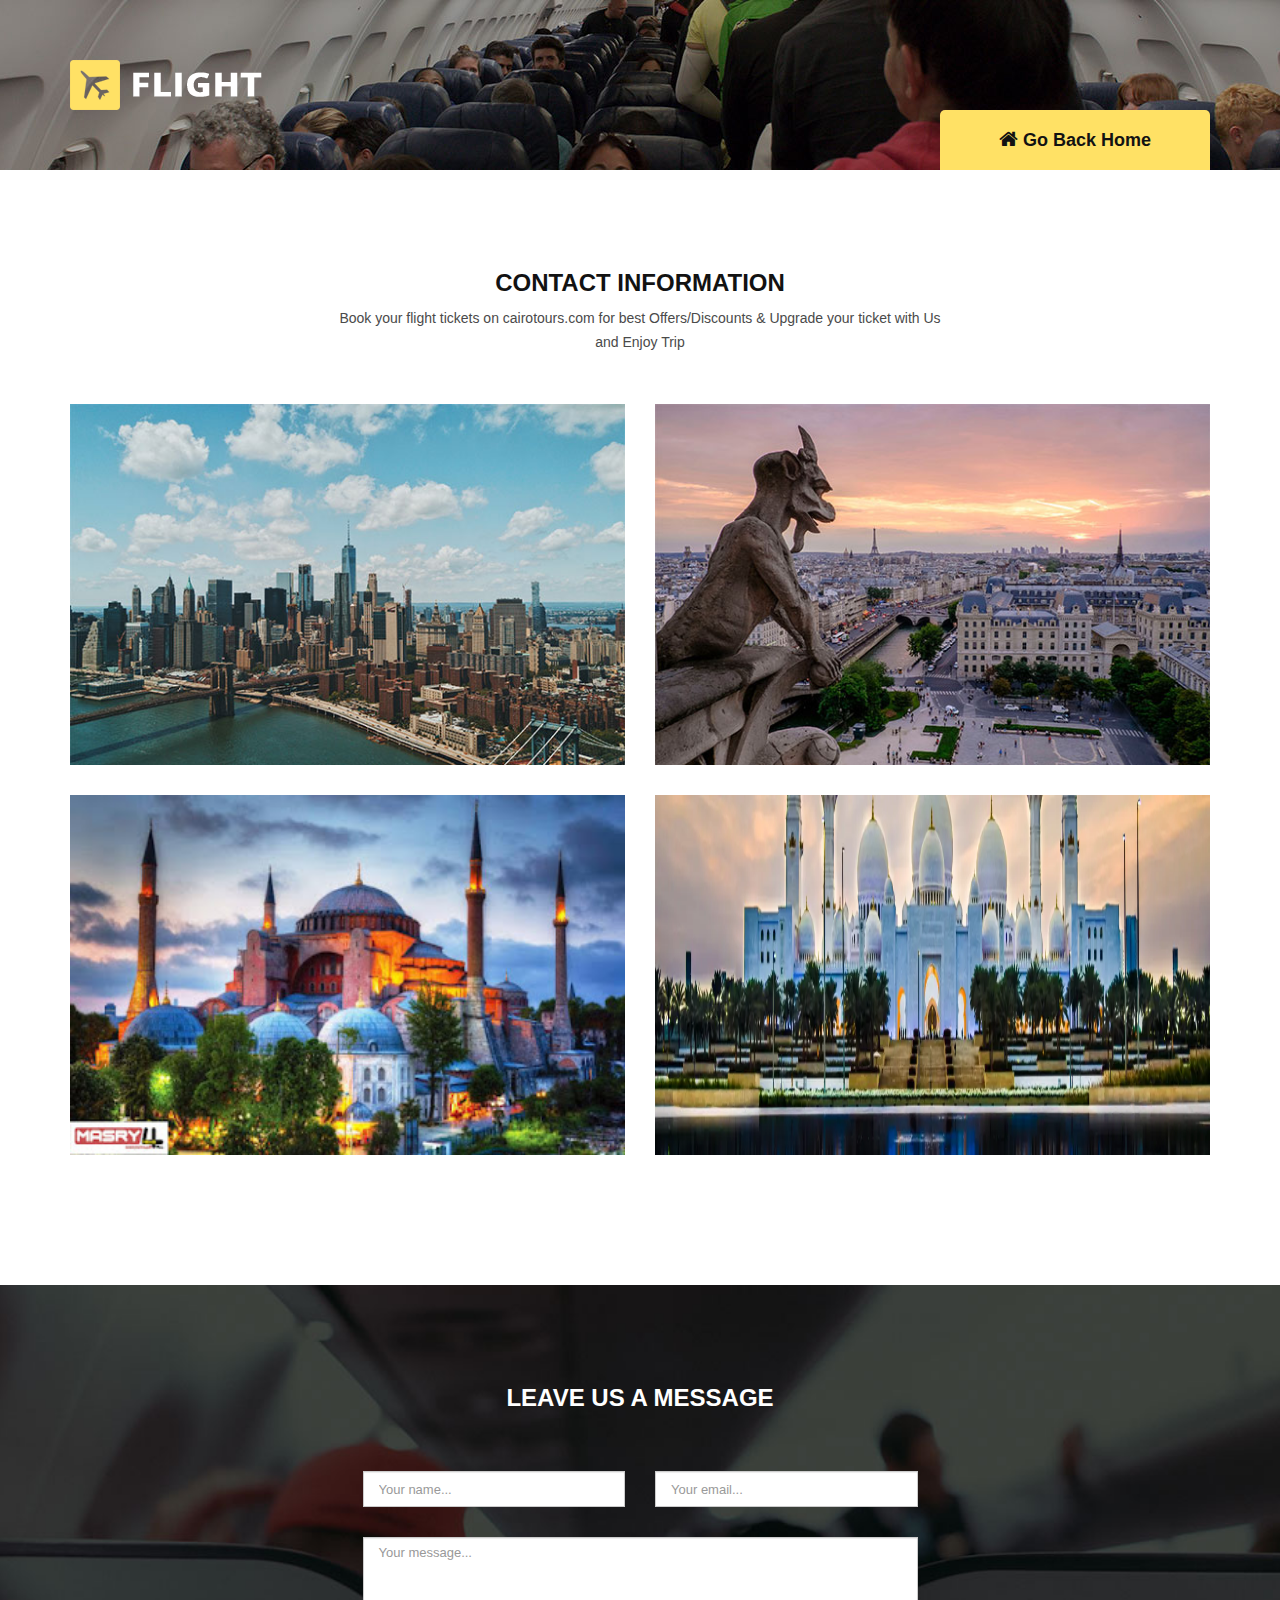
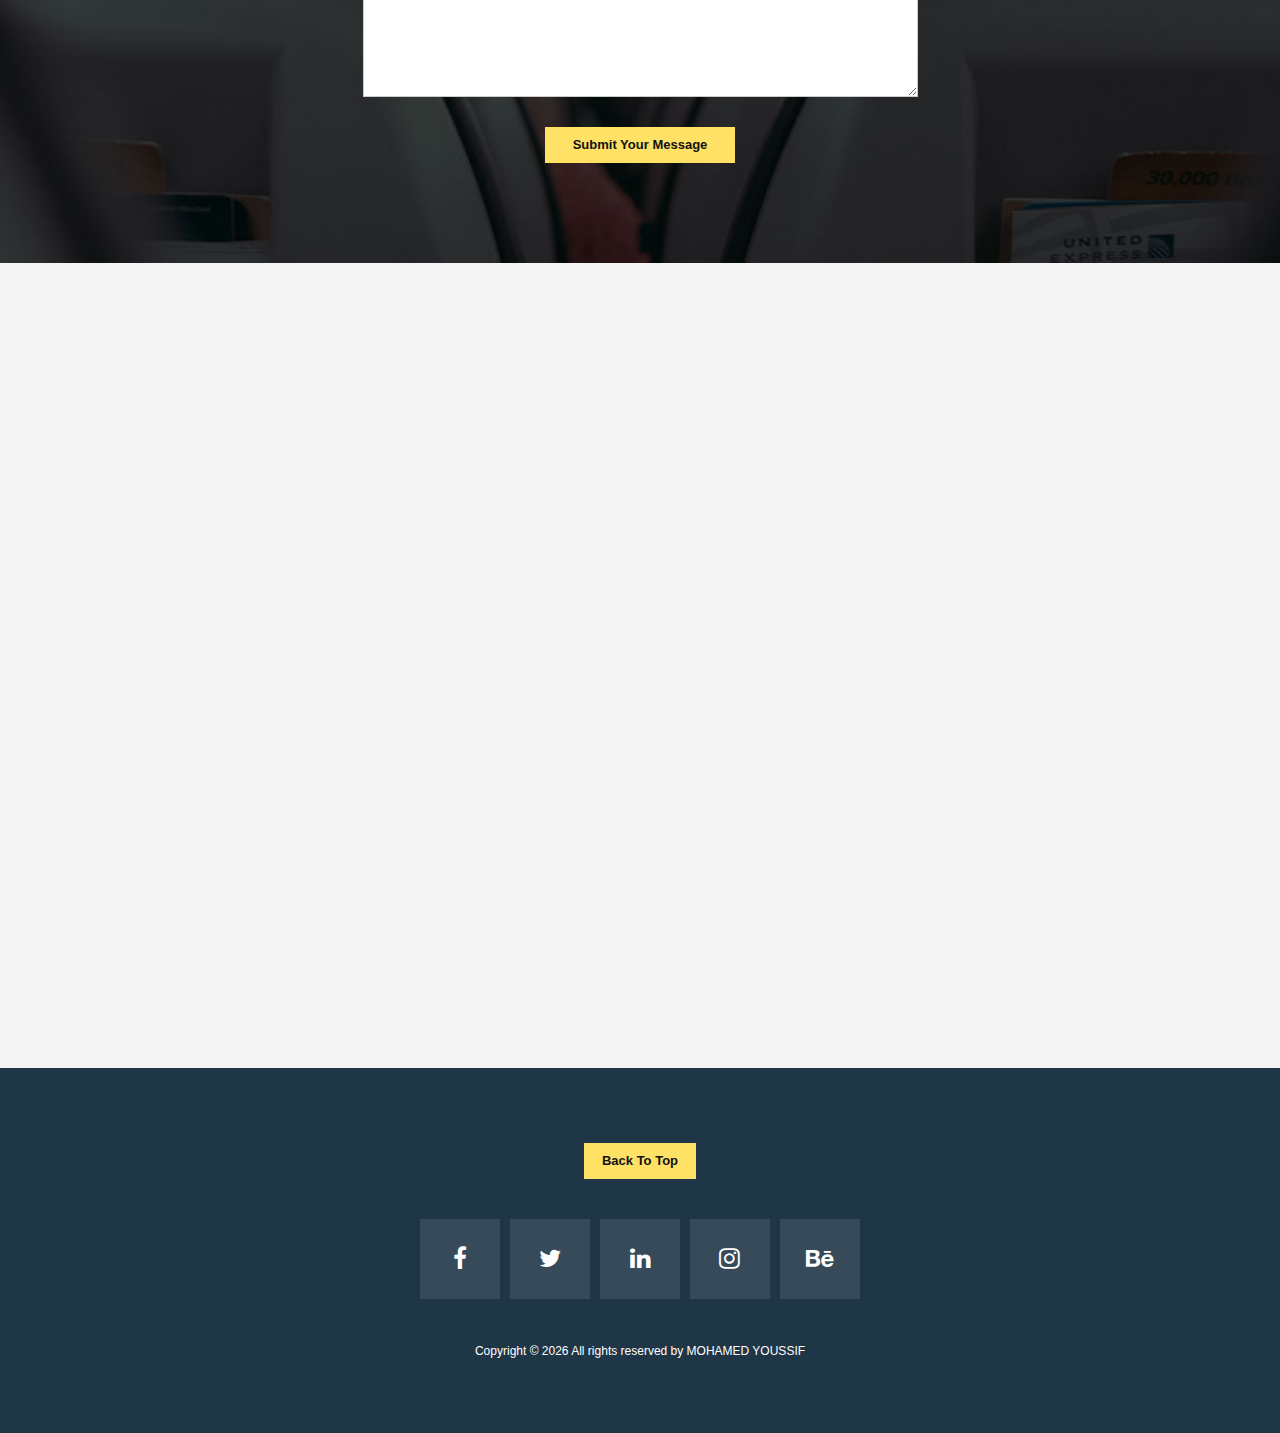
<file: contact.html>
<!DOCTYPE html>
<html>
  <head>
    <meta charset="utf-8" />
    <meta http-equiv="X-UA-Compatible" content="IE=edge,chrome=1" />
    <title>Flight - Contact Page</title>
    <meta name="description" content="" />
    <meta name="viewport" content="width=device-width, initial-scale=1" />
    <link rel="apple-touch-icon" href="apple-touch-icon.png" />
    <link rel="stylesheet" href="css/bootstrap.min.css" />
    <link rel="stylesheet" href="css/bootstrap-theme.min.css" />
    <link rel="stylesheet" href="css/fontAwesome.css" />
    <link rel="stylesheet" href="css/hero-slider.css" />
    <link rel="stylesheet" href="css/owl-carousel.css" />
    <link rel="stylesheet" href="css/tooplate-style.css" />
    <link
      href="https://fonts.googleapis.com/css?family=Spectral:200,200i,300,300i,400,400i,500,500i,600,600i,700,700i,800,800i"
      rel="stylesheet"
    />
    <link
      href="https://fonts.googleapis.com/css?family=Roboto:100,300,400,500,700,900"
      rel="stylesheet"
    />
  </head>

  <body>
    <section class="page-heading" id="top">
      <div class="container">
        <div class="row">
          <div class="col-md-6">
            <div class="logo">
              <img src="img/logo.png" alt="Flight Template" />
            </div>
          </div>
          <div class="col-md-6">
            <div class="page-direction-button">
              <a href="index.html"><i class="fa fa-home"></i>Go Back Home</a>
            </div>
          </div>
        </div>
      </div>
    </section>

    <section class="contact-us">
      <div class="container">
        <div class="row">
          <div class="col-md-12">
            <div class="section-heading">
              <h2>Contact Information</h2>
              <p>
                Book your flight tickets on cairotours.com for best
                Offers/Discounts & Upgrade your ticket with Us<br />
                and Enjoy Trip
              </p>
            </div>
          </div>
          <div class="col-md-6">
            <img src="img/contact-01.jpg" alt="" />
          </div>
          <div class="col-md-6">
            <img src="img/contact-02.jpg" alt="" />
          </div>
          <div class="col-md-6">
            <img src="img/place-08.jpg" alt="" height="360.25" />
          </div>
          <div class="col-md-6">
            <img src="img/place-13.jpg" alt="" height="360.25" />
          </div>
        </div>
      </div>
    </section>

    <section class="contact-form">
      <div class="container">
        <div class="row">
          <div class="col-md-12">
            <div class="section-heading">
              <h2>Leave us a message</h2>
            </div>
          </div>
          <div class="col-md-6 col-md-offset-3">
            <form id="contact" action="#" method="post">
              <div class="row">
                <div class="col-md-6">
                  <fieldset>
                    <input
                      name="name"
                      type="text"
                      class="form-control"
                      id="name"
                      placeholder="Your name..."
                      required=""
                    />
                  </fieldset>
                </div>
                <div class="col-md-6">
                  <fieldset>
                    <input
                      name="email"
                      type="text"
                      class="form-control"
                      id="email"
                      placeholder="Your email..."
                      required=""
                    />
                  </fieldset>
                </div>
                <div class="col-md-12">
                  <fieldset>
                    <textarea
                      name="message"
                      rows="6"
                      class="form-control"
                      id="message"
                      placeholder="Your message..."
                      required=""
                    ></textarea>
                  </fieldset>
                </div>
                <div class="col-md-12">
                  <fieldset>
                    <button type="submit" id="form-submit" class="btn">
                      Submit Your Message
                    </button>
                  </fieldset>
                </div>
              </div>
            </form>
          </div>
        </div>
      </div>
    </section>

    <section class="map">
      <div class="container">
        <div class="row">
          <div class="col-md-12">
            <div id="map">
              <!-- How to change your own map point
            1. Go to Google Maps
            2. Click on your location point
            3. Click "Share" and choose "Embed map" tab
            4. Copy only URL and paste it within the src="" field below
        -->
              <iframe
                src="https://www.google.com/maps/embed?pb=!1m18!1m12!1m3!1d3453.558814592275!2d31.24240568497788!3d30.04951262528836!2m3!1f0!2f0!3f0!3m2!1i1024!2i768!4f13.1!3m3!1m2!1s0x145840bf61e8596f%3A0xddb990f28729d843!2sCairo%20day%20tours!5e0!3m2!1sar!2seg!4v1679751292368!5m2!1sar!2seg"
                width="1200"
                height="600"
                style="border: 0"
                allowfullscreen=""
                loading="lazy"
                referrerpolicy="no-referrer-when-downgrade"
              ></iframe>
            </div>
          </div>
        </div>
      </div>
    </section>

    <footer>
      <div class="container">
        <div class="row">
          <div class="col-md-12">
            <div class="primary-button">
              <a href="#" class="scroll-top">Back To Top</a>
            </div>
          </div>
          <div class="col-md-12">
            <ul class="social-icons">
              <li>
                <a href="https://www.facebook.com/tooplate"
                  ><i class="fa fa-facebook"></i
                ></a>
              </li>
              <li>
                <a href="#"><i class="fa fa-twitter"></i></a>
              </li>
              <li>
                <a href="#"><i class="fa fa-linkedin"></i></a>
              </li>
              <li>
                <a href="#"><i class="fa fa-instagram"></i></a>
              </li>
              <li>
                <a href="#"><i class="fa fa-behance"></i></a>
              </li>
            </ul>
          </div>
          <div class="col-md-12">
            <p>
              Copyright &copy;
              <script>
                document.write(new Date().getFullYear());
              </script>
              All rights reserved
              <i class="icon-heart2" aria-hidden="true"></i> by MOHAMED YOUSSIF
            </p>
          </div>
        </div>
      </div>
    </footer>

    <script src="//ajax.googleapis.com/ajax/libs/jquery/1.11.2/jquery.min.js"></script>
    <script>
      window.jQuery ||
        document.write(
          '<script src="js/vendor/jquery-1.11.2.min.js"><\/script>'
        );
    </script>
    <script src="js/vendor/modernizr-2.8.3-respond-1.4.2.min.js"></script>
    <script src="js/vendor/bootstrap.min.js"></script>
    <script src="js/plugins.js"></script>
    <script src="js/main.js"></script>
    <script
      src="http://ajax.googleapis.com/ajax/libs/jquery/1.10.2/jquery.min.js"
      type="text/javascript"
    ></script>
  </body>
</html>
</file>
<file: css/hero-slider.css>
/* -------------------------------- 

Primary style

-------------------------------- */
*, *::after, *::before {
  -webkit-box-sizing: border-box;
  -moz-box-sizing: border-box;
  box-sizing: border-box;
}

html {
  font-size: 62.5%;
}

body {
  font-family: "Open Sans", sans-serif;
  color: #2c343b;
  background-color: #f2f2f2;
}

a {
  color: #d44457;
  text-decoration: none;
}

img {
  max-width: 100%;
}

/* -------------------------------- 

Main Components 

-------------------------------- */
.cd-header {
  position: absolute;
  z-index: 2;
  top: 0;
  left: 0;
  width: 100%;
  height: 50px;
  background-color: #21272c;
  -webkit-font-smoothing: antialiased;
  -moz-osx-font-smoothing: grayscale;
}
@media only screen and (min-width: 768px) {
  .cd-header {
    height: 70px;
    background-color: transparent;
  }
}

#cd-logo {
  float: left;
  margin: 13px 0 0 5%;
}
#cd-logo img {
  display: block;
}
@media only screen and (min-width: 768px) {
  #cd-logo {
    margin: 23px 0 0 5%;
  }
}

.cd-primary-nav {
  /* mobile first - navigation hidden by default, triggered by tap/click on navigation icon */
  float: right;
  margin-right: 5%;
  width: 44px;
  height: 100%;
}
.cd-primary-nav ul {
  position: absolute;
  top: 0;
  left: 0;
  width: 100%;
  -webkit-transform: translateY(-100%);
  -moz-transform: translateY(-100%);
  -ms-transform: translateY(-100%);
  -o-transform: translateY(-100%);
  transform: translateY(-100%);
}
.cd-primary-nav ul.is-visible {
  box-shadow: 0 3px 8px rgba(0, 0, 0, 0.2);
  -webkit-transform: translateY(50px);
  -moz-transform: translateY(50px);
  -ms-transform: translateY(50px);
  -o-transform: translateY(50px);
  transform: translateY(50px);
}
.cd-primary-nav a {
  display: block;
  height: 50px;
  line-height: 50px;
  padding-left: 5%;
  background: #21272c;
  border-top: 1px solid #333c44;
  color: #ffffff;
}
@media only screen and (min-width: 768px) {
  .cd-primary-nav {
    /* reset navigation values */
    width: auto;
    height: auto;
    background: none;
  }
  .cd-primary-nav ul {
    position: static;
    width: auto;
    -webkit-transform: translateY(0);
    -moz-transform: translateY(0);
    -ms-transform: translateY(0);
    -o-transform: translateY(0);
    transform: translateY(0);
    line-height: 70px;
  }
  .cd-primary-nav ul.is-visible {
    -webkit-transform: translateY(0);
    -moz-transform: translateY(0);
    -ms-transform: translateY(0);
    -o-transform: translateY(0);
    transform: translateY(0);
  }
  .cd-primary-nav li {
    display: inline-block;
    margin-left: 1em;
  }
  .cd-primary-nav a {
    display: inline-block;
    height: auto;
    font-weight: 600;
    line-height: normal;
    background: transparent;
    padding: .6em 1em;
    border-top: none;
  }
}

/* -------------------------------- 

Slider

-------------------------------- */
.cd-hero {
  position: relative;
  -webkit-font-smoothing: antialiased;
  -moz-osx-font-smoothing: grayscale;
}

.cd-hero-slider {
  position: relative;
  height: 360px;
  overflow: hidden;
}
.cd-hero-slider li {
  position: absolute;
  top: 0;
  left: 0;
  width: 100%;
  height: 100%;
  -webkit-transform: translateX(100%);
  -moz-transform: translateX(100%);
  -ms-transform: translateX(100%);
  -o-transform: translateX(100%);
  transform: translateX(100%);
}
.cd-hero-slider li.selected {
  /* this is the visible slide */
  position: relative;
  -webkit-transform: translateX(0);
  -moz-transform: translateX(0);
  -ms-transform: translateX(0);
  -o-transform: translateX(0);
  transform: translateX(0);
}
.cd-hero-slider li.move-left {
  /* slide hidden on the left */
  -webkit-transform: translateX(-100%);
  -moz-transform: translateX(-100%);
  -ms-transform: translateX(-100%);
  -o-transform: translateX(-100%);
  transform: translateX(-100%);
}
.cd-hero-slider li.is-moving, .cd-hero-slider li.selected {
  /* the is-moving class is assigned to the slide which is moving outside the viewport */
  -webkit-transition: -webkit-transform 0.5s;
  -moz-transition: -moz-transform 0.5s;
  transition: transform 0.5s;
}
@media only screen and (min-width: 768px) {
  .cd-hero-slider {
    height: 500px;
  }
}
@media only screen and (min-width: 1170px) {
  .cd-hero-slider {
    height: 680px;
  }
}

/* -------------------------------- 

Single slide style

-------------------------------- */
.cd-hero-slider li {
  background-position: center center;
  background-size: cover;
  background-repeat: no-repeat;
}
.cd-hero-slider li:first-of-type {
  background-image: url(../img/slide_01.jpg);
}
.cd-hero-slider li:nth-of-type(2) {
  background-image: url(../img/slide_02.jpg);
}
.cd-hero-slider li:nth-of-type(3) {
  background-image: url(../img/slide_03.jpg);
}
.cd-hero-slider .cd-full-width,
.cd-hero-slider .cd-half-width {
  position: absolute;
  width: 100%;
  height: 100%;
  z-index: 1;
  left: 0;
  top: 0;
  /* this padding is used to align the text */
  padding-top: 150px;
  text-align: center;
  /* Force Hardware Acceleration in WebKit */
  -webkit-backface-visibility: hidden;
  backface-visibility: hidden;
  -webkit-transform: translateZ(0);
  -moz-transform: translateZ(0);
  -ms-transform: translateZ(0);
  -o-transform: translateZ(0);
  transform: translateZ(0);
}
.cd-hero-slider .cd-img-container {
  /* hide image on mobile device */
  display: none;
}
.cd-hero-slider .cd-img-container img {
  position: absolute;
  left: 50%;
  top: 50%;
  bottom: auto;
  right: auto;
  -webkit-transform: translateX(-50%) translateY(-50%);
  -moz-transform: translateX(-50%) translateY(-50%);
  -ms-transform: translateX(-50%) translateY(-50%);
  -o-transform: translateX(-50%) translateY(-50%);
  transform: translateX(-50%) translateY(-50%);
}
.cd-hero-slider .cd-bg-video-wrapper {
  /* hide video on mobile device */
  display: none;
  position: absolute;
  top: 0;
  left: 0;
  width: 100%;
  height: 100%;
  overflow: hidden;
}
.cd-hero-slider .cd-bg-video-wrapper video {
  /* you won't see this element in the html, but it will be injected using js */
  display: block;
  min-height: 100%;
  min-width: 100%;
  max-width: none;
  height: auto;
  width: auto;
  position: absolute;
  left: 50%;
  top: 50%;
  bottom: auto;
  right: auto;
  -webkit-transform: translateX(-50%) translateY(-50%);
  -moz-transform: translateX(-50%) translateY(-50%);
  -ms-transform: translateX(-50%) translateY(-50%);
  -o-transform: translateX(-50%) translateY(-50%);
  transform: translateX(-50%) translateY(-50%);
}
.cd-hero-slider h2, .cd-hero-slider p {
  text-shadow: 0 1px 3px rgba(0, 0, 0, 0.1);
  line-height: 1.2;
  margin: 0 auto 14px;
  color: #ffffff;
  width: 90%;
  max-width: 400px;
}
.cd-hero-slider h2 {
  font-size: 2.4rem;
}
.cd-hero-slider p {
  font-size: 1.4rem;
  line-height: 1.4;
}
.cd-hero-slider .cd-btn {
  display: inline-block;
  padding: 1.2em 1.4em;
  margin-top: .8em;
  background-color: rgba(212, 68, 87, 0.9);
  font-size: 1.3rem;
  font-weight: 700;
  letter-spacing: 1px;
  color: #ffffff;
  text-transform: uppercase;
  box-shadow: 0 3px 6px rgba(0, 0, 0, 0.1);
  -webkit-transition: background-color 0.2s;
  -moz-transition: background-color 0.2s;
  transition: background-color 0.2s;
}
.cd-hero-slider .cd-btn.secondary {
  background-color: rgba(22, 26, 30, 0.8);
}
.cd-hero-slider .cd-btn:nth-of-type(2) {
  margin-left: 1em;
}
.no-touch .cd-hero-slider .cd-btn:hover {
  background-color: #d44457;
}
.no-touch .cd-hero-slider .cd-btn.secondary:hover {
  background-color: #161a1e;
}
@media only screen and (min-width: 768px) {
  .cd-hero-slider .cd-full-width,
  .cd-hero-slider .cd-half-width {
    padding-top: 200px;
  }
  .cd-hero-slider .cd-bg-video-wrapper {
    display: block;
  }
  .cd-hero-slider .cd-half-width {
    width: 45%;
  }
  .cd-hero-slider .cd-half-width:first-of-type {
    left: 5%;
  }
  .cd-hero-slider .cd-half-width:nth-of-type(2) {
    right: 5%;
    left: auto;
  }
  .cd-hero-slider .cd-img-container {
    display: block;
  }
  .cd-hero-slider h2, .cd-hero-slider p {
    max-width: 520px;
  }
  .cd-hero-slider h2 {
    font-size: 2.4em;
    font-weight: 300;
  }
  .cd-hero-slider .cd-btn {
    font-size: 1.4rem;
  }
}
@media only screen and (min-width: 1170px) {
  .cd-hero-slider .cd-full-width,
  .cd-hero-slider .cd-half-width {
    padding-top: 250px;
  }
  .cd-hero-slider h2, .cd-hero-slider p {
    margin-bottom: 20px;
  }
  .cd-hero-slider h2 {
    font-size: 3.2em;
  }
  .cd-hero-slider p {
    font-size: 1.6rem;
  }
}

/* -------------------------------- 

Single slide animation

-------------------------------- */
@media only screen and (min-width: 768px) {
  .cd-hero-slider .cd-half-width {
    opacity: 0;
    -webkit-transform: translateX(40px);
    -moz-transform: translateX(40px);
    -ms-transform: translateX(40px);
    -o-transform: translateX(40px);
    transform: translateX(40px);
  }
  .cd-hero-slider .move-left .cd-half-width {
    -webkit-transform: translateX(-40px);
    -moz-transform: translateX(-40px);
    -ms-transform: translateX(-40px);
    -o-transform: translateX(-40px);
    transform: translateX(-40px);
  }
  .cd-hero-slider .selected .cd-half-width {
    /* this is the visible slide */
    opacity: 1;
    -webkit-transform: translateX(0);
    -moz-transform: translateX(0);
    -ms-transform: translateX(0);
    -o-transform: translateX(0);
    transform: translateX(0);
  }
  .cd-hero-slider .is-moving .cd-half-width {
    /* this is the slide moving outside the viewport 
    wait for the end of the transition on the <li> parent before set opacity to 0 and translate to 40px/-40px */
    -webkit-transition: opacity 0s 0.5s, -webkit-transform 0s 0.5s;
    -moz-transition: opacity 0s 0.5s, -moz-transform 0s 0.5s;
    transition: opacity 0s 0.5s, transform 0s 0.5s;
  }
  .cd-hero-slider li.selected.from-left .cd-half-width:nth-of-type(2),
  .cd-hero-slider li.selected.from-right .cd-half-width:first-of-type {
    /* this is the selected slide - different animation if it's entering from left or right */
    -webkit-transition: opacity 0.4s 0.2s, -webkit-transform 0.5s 0.2s;
    -moz-transition: opacity 0.4s 0.2s, -moz-transform 0.5s 0.2s;
    transition: opacity 0.4s 0.2s, transform 0.5s 0.2s;
  }
  .cd-hero-slider li.selected.from-left .cd-half-width:first-of-type,
  .cd-hero-slider li.selected.from-right .cd-half-width:nth-of-type(2) {
    /* this is the selected slide - different animation if it's entering from left or right */
    -webkit-transition: opacity 0.4s 0.4s, -webkit-transform 0.5s 0.4s;
    -moz-transition: opacity 0.4s 0.4s, -moz-transform 0.5s 0.4s;
    transition: opacity 0.4s 0.4s, transform 0.5s 0.4s;
  }
  .cd-hero-slider .cd-full-width h2,
  .cd-hero-slider .cd-full-width p,
  .cd-hero-slider .cd-full-width .cd-btn {
    opacity: 0;
    -webkit-transform: translateX(100px);
    -moz-transform: translateX(100px);
    -ms-transform: translateX(100px);
    -o-transform: translateX(100px);
    transform: translateX(100px);
  }
  .cd-hero-slider .move-left .cd-full-width h2,
  .cd-hero-slider .move-left .cd-full-width p,
  .cd-hero-slider .move-left .cd-full-width .cd-btn {
    opacity: 0;
    -webkit-transform: translateX(-100px);
    -moz-transform: translateX(-100px);
    -ms-transform: translateX(-100px);
    -o-transform: translateX(-100px);
    transform: translateX(-100px);
  }
  .cd-hero-slider .selected .cd-full-width h2,
  .cd-hero-slider .selected .cd-full-width p,
  .cd-hero-slider .selected .cd-full-width .cd-btn {
    /* this is the visible slide */
    opacity: 1;
    -webkit-transform: translateX(0);
    -moz-transform: translateX(0);
    -ms-transform: translateX(0);
    -o-transform: translateX(0);
    transform: translateX(0);
  }
  .cd-hero-slider li.is-moving .cd-full-width h2,
  .cd-hero-slider li.is-moving .cd-full-width p,
  .cd-hero-slider li.is-moving .cd-full-width .cd-btn {
    /* this is the slide moving outside the viewport 
    wait for the end of the transition on the li parent before set opacity to 0 and translate to 100px/-100px */
    -webkit-transition: opacity 0s 0.5s, -webkit-transform 0s 0.5s;
    -moz-transition: opacity 0s 0.5s, -moz-transform 0s 0.5s;
    transition: opacity 0s 0.5s, transform 0s 0.5s;
  }
  .cd-hero-slider li.selected h2 {
    -webkit-transition: opacity 0.4s 0.2s, -webkit-transform 0.5s 0.2s;
    -moz-transition: opacity 0.4s 0.2s, -moz-transform 0.5s 0.2s;
    transition: opacity 0.4s 0.2s, transform 0.5s 0.2s;
  }
  .cd-hero-slider li.selected p {
    -webkit-transition: opacity 0.4s 0.3s, -webkit-transform 0.5s 0.3s;
    -moz-transition: opacity 0.4s 0.3s, -moz-transform 0.5s 0.3s;
    transition: opacity 0.4s 0.3s, transform 0.5s 0.3s;
  }
  .cd-hero-slider li.selected .cd-btn {
    -webkit-transition: opacity 0.4s 0.4s, -webkit-transform 0.5s 0.4s, background-color 0.2s 0s;
    -moz-transition: opacity 0.4s 0.4s, -moz-transform 0.5s 0.4s, background-color 0.2s 0s;
    transition: opacity 0.4s 0.4s, transform 0.5s 0.4s, background-color 0.2s 0s;
  }
}
/* -------------------------------- 

Slider navigation

-------------------------------- */
.cd-slider-nav {
  display: none;
  position: absolute;
  width: 100%;
  bottom: 0;
  z-index: 2;
  text-align: center;
  height: 55px;
  background-color: rgba(0, 1, 1, 0.5);
}
.cd-slider-nav nav, .cd-slider-nav ul, .cd-slider-nav li, .cd-slider-nav a {
  height: 100%;
}
.cd-slider-nav nav {
  display: inline-block;
  position: relative;
}
.cd-slider-nav .cd-marker {
  position: absolute;
  bottom: 0;
  left: 0;
  width: 60px;
  height: 100%;
  color: #d44457;
  background-color: #ffffff;
  box-shadow: inset 0 2px 0 currentColor;
  -webkit-transition: -webkit-transform 0.2s, box-shadow 0.2s;
  -moz-transition: -moz-transform 0.2s, box-shadow 0.2s;
  transition: transform 0.2s, box-shadow 0.2s;
}
.cd-slider-nav .cd-marker.item-2 {
  -webkit-transform: translateX(100%);
  -moz-transform: translateX(100%);
  -ms-transform: translateX(100%);
  -o-transform: translateX(100%);
  transform: translateX(100%);
}
.cd-slider-nav .cd-marker.item-3 {
  -webkit-transform: translateX(200%);
  -moz-transform: translateX(200%);
  -ms-transform: translateX(200%);
  -o-transform: translateX(200%);
  transform: translateX(200%);
}
.cd-slider-nav .cd-marker.item-4 {
  -webkit-transform: translateX(300%);
  -moz-transform: translateX(300%);
  -ms-transform: translateX(300%);
  -o-transform: translateX(300%);
  transform: translateX(300%);
}
.cd-slider-nav .cd-marker.item-5 {
  -webkit-transform: translateX(400%);
  -moz-transform: translateX(400%);
  -ms-transform: translateX(400%);
  -o-transform: translateX(400%);
  transform: translateX(400%);
}
.cd-slider-nav ul::after {
  clear: both;
  content: "";
  display: table;
}
.cd-slider-nav li {
  display: inline-block;
  width: 60px;
  float: left;
}
.cd-slider-nav li.selected a {
  color: #2c343b;
}
.no-touch .cd-slider-nav li.selected a:hover {
  background-color: transparent;
}
.cd-slider-nav a {
  display: block;
  position: relative;
  padding-top: 35px;
  font-size: 1rem;
  font-weight: 700;
  color: #a8b4be;
  -webkit-transition: background-color 0.2s;
  -moz-transition: background-color 0.2s;
  transition: background-color 0.2s;
}
.cd-slider-nav a::before {
  content: '';
  position: absolute;
  width: 24px;
  height: 24px;
  top: 8px;
  left: 50%;
  right: auto;
  -webkit-transform: translateX(-50%);
  -moz-transform: translateX(-50%);
  -ms-transform: translateX(-50%);
  -o-transform: translateX(-50%);
  transform: translateX(-50%);
}
.no-touch .cd-slider-nav a:hover {
  background-color: rgba(0, 1, 1, 0.5);
}
.cd-slider-nav li:first-of-type a::before {
  background-position: 0 0;
}
.cd-slider-nav li.selected:first-of-type a::before {
  background-position: 0 -24px;
}
.cd-slider-nav li:nth-of-type(2) a::before {
  background-position: -24px 0;
}
.cd-slider-nav li.selected:nth-of-type(2) a::before {
  background-position: -24px -24px;
}
.cd-slider-nav li:nth-of-type(3) a::before {
  background-position: -48px 0;
}
.cd-slider-nav li.selected:nth-of-type(3) a::before {
  background-position: -48px -24px;
}
.cd-slider-nav li:nth-of-type(4) a::before {
  background-position: -72px 0;
}
.cd-slider-nav li.selected:nth-of-type(4) a::before {
  background-position: -72px -24px;
}
.cd-slider-nav li:nth-of-type(5) a::before {
  background-position: -96px 0;
}
.cd-slider-nav li.selected:nth-of-type(5) a::before {
  background-position: -96px -24px;
}
@media only screen and (min-width: 768px) {
  .cd-slider-nav {
    height: 80px;
  }
  .cd-slider-nav .cd-marker,
  .cd-slider-nav li {
    width: 95px;
  }
  .cd-slider-nav a {
    padding-top: 48px;
    font-size: 1.1rem;
    text-transform: uppercase;
  }
  .cd-slider-nav a::before {
    top: 18px;
  }
}

/* -------------------------------- 

Main content

-------------------------------- */
.cd-main-content {
  width: 90%;
  max-width: 768px;
  margin: 0 auto;
  padding: 2em 0;
}
.cd-main-content p {
  font-size: 1.4rem;
  line-height: 1.8;
  color: #999999;
  margin: 2em 0;
}
@media only screen and (min-width: 1170px) {
  .cd-main-content {
    padding: 3em 0;
  }
  .cd-main-content p {
    font-size: 1.6rem;
  }
}

/* -------------------------------- 

Javascript disabled

-------------------------------- */
.no-js .cd-hero-slider li {
  display: none;
}
.no-js .cd-hero-slider li.selected {
  display: block;
}

.no-js .cd-slider-nav {
  display: none;
}
</file>
<file: css/owl-carousel.css>
/* 
 *  Core Owl Carousel CSS File
 *  v1.3.3
 */

/* clearfix */
.owl-carousel .owl-wrapper:after {
  content: ".";
  display: block;
  clear: both;
  visibility: hidden;
  line-height: 0;
  height: 0;
}
/* display none until init */
.owl-carousel{
  display: none;
  position: relative;
  width: 100%;
  -ms-touch-action: pan-y;
}
.owl-carousel .owl-wrapper{
  display: none;
  position: relative;
  -webkit-transform: translate3d(0px, 0px, 0px);
}
.owl-carousel .owl-wrapper-outer{
  overflow: hidden;
  position: relative;
  width: 100%;
}
.owl-carousel .owl-wrapper-outer.autoHeight{
  -webkit-transition: height 500ms ease-in-out;
  -moz-transition: height 500ms ease-in-out;
  -ms-transition: height 500ms ease-in-out;
  -o-transition: height 500ms ease-in-out;
  transition: height 500ms ease-in-out;
}
  
.owl-carousel .owl-item{
  float: left;
}

.owl-controls {
  @media (max-width: @screen-sm-max) {
    top: -120px;
  }
  top: -200px;
  width: 100%;
  text-align: center;
  display: inline-block;
}

.owl-controls a {
  color: #336699;
}

.owl-controls a:hover {
  color: #336699;
}

.owl-controls .bg-prev {
  position: absolute;
  z-index: 1;
  width: 50px;
  height: 50px;
  z-index:10; 
  background:#fff; 
  border: 1px solid #336699;
  -webkit-transform: rotate(45deg);
  -moz-transform: rotate(45deg);
  -ms-transform: rotate(45deg);
  -o-transform: rotate(45deg);
  transform: rotate(45deg);
}

.owl-controls .bg-prev:before{
  content:""; 
  display:block; 
  position:absolute; 
  z-index:-1; 
  top:3px; 
  left:3px; 
  right:3px; 
  bottom:3px; 
  border:2px solid #336699
}

.owl-controls .prev {
  left: 15px;
  z-index: 11;
  position: absolute; 
  width: 50px;
  height: 50px;
  line-height: 32px;
}

.owl-controls .prev.active {
  background-image: none;
  outline: 0;
  -webkit-box-shadow: none;
          box-shadow: none;
}

.owl-controls .prev:active {
  background-image: none;
  outline: 0;
  -webkit-box-shadow: none;
          box-shadow: none;
}

.owl-controls .bg-next {
  position: absolute;
  float: right;
  z-index: 1;
  width: 50px;
  height: 50px;
  position:relative; 
  z-index:10; 
  background:#fff; 
  border: 1px solid #336699;
  -webkit-transform: rotate(45deg);
  -moz-transform: rotate(45deg);
  -ms-transform: rotate(45deg);
  -o-transform: rotate(45deg);
  transform: rotate(45deg);
}

.owl-controls .bg-next:before{
  content:""; 
  display:block; 
  position:absolute; 
  z-index:-1; 
  top:3px; 
  left:3px; 
  right:3px; 
  bottom:3px; 
  border:2px solid #336699
}

.owl-controls .next {
  right: 15px;
  z-index: 11;
  position: absolute; 
  width: 50px;
  height: 50px;
  line-height: 32px;
}

.owl-controls .next.active {
  background-image: none;
  outline: 0;
  -webkit-box-shadow: none;
          box-shadow: none;
}

.owl-controls .next:active {
  background-image: none;
  outline: 0;
  -webkit-box-shadow: none;
          box-shadow: none;
}


.owl-theme .owl-controls .owl-page{
  cursor: pointer;
  display: inline-block;
  zoom: 1;
  *display: inline;/*IE7 life-saver */
}
.owl-theme .owl-controls .owl-page a{
  display: block;
  width: 12px;
  height: 12px;
  margin: 0px 5px;
  filter: Alpha(Opacity=50);/*IE7 fix*/
  opacity: 0.5;
  -webkit-border-radius: 20px;
  -moz-border-radius: 20px;
  border-radius: 20px;
  background: transparent;
  border: 2px solid #888;
}

.owl-theme .owl-controls .owl-page.active span,
.owl-theme .owl-controls.clickable .owl-page:hover span{
  filter: Alpha(Opacity=100);/*IE7 fix*/
  opacity: 1;
  display: inline-block;
}
.owl-controls {
  -webkit-user-select: none;
  -khtml-user-select: none;
  -moz-user-select: none;
  -ms-user-select: none;
  user-select: none;
  -webkit-tap-highlight-color: rgba(0, 0, 0, 0);
}

/* fix */
.owl-carousel  .owl-wrapper,
.owl-carousel  .owl-item{
  -webkit-backface-visibility: hidden;
  -moz-backface-visibility:    hidden;
  -ms-backface-visibility:     hidden;
  -webkit-transform: translate3d(0,0,0);
  -moz-transform: translate3d(0,0,0);
  -ms-transform: translate3d(0,0,0);
}
</file>
<file: css/tooplate-style.css>
/* 

Template 2093 Flight

http://www.tooplate.com/view/2093-flight

*/

* {
  margin: 0;
  padding: 0;
  font-family: "Open Sans", arial, sans-serif;
}

body {
  overflow-x: hidden;
  background-color: #fff;
}

ul {
  list-style: none;
  margin: 0px;
}

p {
  font-size: 13px;
  line-height: 24px;
}

.section-heading h2 {
  margin-top: 0px;
  margin-bottom: 60px;
  text-align: center;
  font-size: 24px;
  text-transform: uppercase;
  font-weight: 900;
  color: #121212;
}

.page-direction-button a {
  display: inline-block;
  line-height: 60px;
  width: 270px;
  height: 60px;
  border-top-right-radius: 5px;
  border-top-left-radius: 5px;
  background-color: #ffe165;
  font-size: 18px;
  font-weight: 700;
  color: #121212;
  text-align: center;
  text-decoration: none;
  letter-spacing: 0px;
}

.page-direction-button a i {
  margin-right: 5px;
  font-size: 20px;
}

.primary-button a {
  text-decoration: none;
  margin-top: 15px;
  width: auto;
  padding: 0px 18px;
  height: 36px;
  background-color: #ffe165;
  font-size: 13px;
  color: #121212;
  font-weight: 600;
  display: inline-block;
  text-align: center;
  line-height: 36px;
}

.owl-pagination {
  margin-top: -95px;
  opacity: 1;
  display: inline-block;
  position: absolute;
  right: 0px;
  z-index: 9999;
  background-color: rgba(255, 255, 255, 0.25);
  height: 80px;
  line-height: 80px;
  padding: 0px 15px;
}

.owl-page span {
  display: block;
  width: 10px;
  height: 10px;
  margin: 0px 5px;
  filter: alpha(opacity=50);
  opacity: 0.5;
  -webkit-border-radius: 20px;
  -moz-border-radius: 20px;
  border-radius: 20px;
  background: #ffe165;
}

.banner .social-links {
  list-style: none;
  margin-top: 0px;
  padding-right: 100px;
}

.banner .social-links li {
  display: block;
  text-align: center;
  margin: 10px 0px;
  transition: all 0.5s;
}

.banner .social-links a {
  display: block;
  transition: all 0.5s;
  text-align: left;
  text-decoration: none;
  text-transform: uppercase;
  letter-spacing: 0.5px;
  color: #fff;
  font-size: 17px;
  font-weight: 400;
  display: inline-block;
  width: 100%;
  height: 60px;
  line-height: 60px;
  padding-left: 20px;
  background-color: rgba(250, 250, 250, 0.1);
}

.banner .social-links a em {
  font-style: normal;
  font-weight: 700;
}

.banner .social-links a i {
  float: right;
  background-color: rgba(250, 250, 250, 0.2);
  height: 60px;
  width: 60px;
  line-height: 60px;
  text-align: center;
  font-size: 36px;
}

.banner .social-links li:hover {
  background-color: rgba(255, 225, 101, 0.5);
}

.banner .social-links li:hover i {
  background-color: rgba(255, 225, 101, 0.3);
}

.banner {
  background-image: url(../img/banner-bg.jpg);
  background-repeat: no-repeat;
  background-size: cover;
  background-position: center center;
  text-align: center;
}

.banner .left-side {
  text-align: left;
  background-color: rgba(0, 0, 0, 0.5);
  height: 100%;
  margin-left: -100vh;
  padding-left: 100vh;
}

.banner .page-direction-button {
  margin-top: 120px;
}

.banner .logo img {
  padding-top: 60px;
  max-width: 100%;
}

.banner .tabs-content {
  margin-top: 120px;
}

.banner .tabs-content h4 {
  margin-top: 0px;
  margin-bottom: 40px;
  font-size: 24px;
  color: #fff;
  font-weight: 700;
}

.banner .submit-form {
  text-align: left;
  margin: 155px 0px;
  background-color: rgba(250, 250, 250, 0.95);
  padding: 30px;
}

.submit-form h4 {
  width: 100%;
  font-size: 18px;
  font-weight: 700;
  margin-top: 0px;
  margin-bottom: 20px;
  padding-bottom: 20px;
  display: inline-block;
  border-bottom: 1px solid #dbdada;
}

.submit-form h4 em {
  font-style: normal;
}

.submit-form label {
  margin-top: 10px;
  float: left;
  font-size: 12px;
  text-transform: uppercase;
  color: #121212;
}

.submit-form select {
  margin-bottom: 10px;
  width: 100%;
  height: 36px;
  border: none;
  background-color: #e7e7e7;
  font-size: 11px;
  color: #9a9a9a;
  outline: none;
  padding: 0px 10px;
  display: inline-block;
}

.submit-form .date {
  margin-bottom: 10px;
  width: 100%;
  height: 36px;
  border: none;
  background-color: #e7e7e7;
  font-size: 11px;
  color: #9a9a9a;
  outline: none;
  padding-left: 15px;
  margin-left: 0px;
  display: inline-block;
  box-shadow: none;
  border-radius: 0px;
}

.submit-form input {
  margin-top: 12px;
  margin-left: 5px;
  cursor: pointer;
}

.submit-form .radio-select {
  margin-top: 15px;
}

.submit-form button {
  margin-top: 15px;
  width: 100%;
  height: 36px;
  background-color: #ffe165;
  font-size: 13px;
  color: #121212;
  font-weight: 600;
}

#weather {
  margin-top: 100px;
}

.weather-content {
  background-image: url(../img/weather-bg.jpg);
  background-repeat: no-repeat;
  background-size: cover;
  background-position: center center;
  text-align: center;
}

#weather .tabs {
  list-style: none;
  margin-top: 0px;
  padding-right: 0px;
  background-color: rgba(31, 54, 70, 0.5);
}

#weather .tabs li {
  display: inline-block;
  text-align: center;
  margin: 0px -2px;
  width: 20%;
}

#weather .tabs li:last-child {
  margin-left: 2px;
}

#weather .tabs a {
  display: block;
  transition: all 0.5s;
  text-align: left;
  text-decoration: none;
  text-transform: uppercase;
  letter-spacing: 0.5px;
  color: #fff;
  font-size: 15px;
  font-weight: 700;
  display: inline-block;
  width: 100%;
  height: 80px;
  line-height: 80px;
  padding-left: 0px;
  text-align: center;
}

#weather .tabs a em {
  font-style: normal;
  font-weight: 700;
}

#weather .tabs .active {
  background-color: #ffe165;
}

#weather .weather-item {
  padding: 40px 30px 30px 30px;
  text-align: center;
  display: block;
  background-color: rgba(250, 250, 250, 0.3);
}

.weathergroup {
  padding: 80px 30px;
}

.weather-item h6 {
  font-size: 18px;
  font-weight: 900;
  color: #fff;
  margin-bottom: 40px;
  margin-top: 0px;
}

.weather-item .weather-icon {
  display: inline-block;
  margin-bottom: 40px;
  width: 64px;
  height: 64px;
}

.weather-item span {
  display: block;
  font-size: 24px;
  font-weight: 700;
  color: #fff;
}

.weather-item ul {
  background-color: rgba(255, 255, 255, 0.75);
  margin-top: 40px;
  padding: 30px 20px;
}

.weather-item ul li {
  display: inline-block;
  margin: 0px 10px;
  font-size: 12px;
  font-weight: 700;
  color: #121212;
}

.weather-item ul li span {
  margin-top: 15px;
  font-size: 12px;
  color: #121212;
  background-color: rgba(0, 0, 0, 0.05);
  padding: 5px 8px;
}

#recommended-hotel {
  margin-top: 100px;
  background-color: #f4f4f4;
  padding: 80px 0px;
}

#recommended-hotel .tabs {
  list-style: none;
  margin-top: 0px;
  padding-right: 0px;
}

#recommended-hotel .tabs li:first-child {
  margin-top: 0px;
}

#recommended-hotel .tabs li {
  display: block;
  text-align: center;
  margin: 8px 0px;
}

#recommended-hotel .tabs a {
  display: block;
  transition: all 0.5s;
  text-align: left;
  text-decoration: none;
  text-transform: uppercase;
  letter-spacing: 0.5px;
  color: #fff;
  font-size: 17px;
  font-weight: 700;
  display: inline-block;
  width: 100%;
  height: 60px;
  line-height: 60px;
  padding-left: 20px;
  background-color: #1f3646;
}

#recommended-hotel .tabs a em {
  font-style: normal;
  font-weight: 700;
}

#recommended-hotel .tabs a i {
  float: right;
  background-color: rgba(250, 250, 250, 0.2);
  height: 60px;
  width: 60px;
  line-height: 60px;
  text-align: center;
  font-size: 36px;
}

#recommended-hotel .tabs .active {
  background-color: #ffe165;
  color: #121212;
}

#recommended-hotel .tabs .active i {
  background-color: rgba(255, 255, 255, 0.3);
}

.recommendedgroup img {
  width: 100%;
  overflow: hidden;
  position: relative;
}

#livingroom {
  width: 100%;
  text-align: center;
  height: 400px !important;
}

#livingroom iframe {
  border: none;
}

#swimingpool .text-content {
  background-color: rgba(31, 54, 70, 0.9);
  position: absolute;
  bottom: 0;
  right: 15px;
  left: 15px;
  height: 80px;
  overflow: hidden;
  color: #fff;
  padding-left: 20px;
}

#owl-suiteroom {
  height: 400px;
}

#swimingpool .text-content h4 {
  font-size: 19px;
  font-weight: 700;
  margin-top: 20px;
  margin-bottom: 5px;
}

#swimingpool .text-content span {
  font-size: 14px;
  text-transform: uppercase;
  color: #fff;
  letter-spacing: 0.5px;
}

#massage .text-content {
  background-color: rgba(31, 54, 70, 0.9);
  position: absolute;
  bottom: 0;
  right: 15px;
  left: 15px;
  height: 80px;
  overflow: hidden;
  color: #fff;
  padding-left: 20px;
}

#massage .text-content h4 {
  font-size: 19px;
  font-weight: 700;
  margin-top: 20px;
  margin-bottom: 5px;
}

#massage .text-content span {
  font-size: 14px;
  text-transform: uppercase;
  color: #fff;
  letter-spacing: 0.5px;
}

#fitness .text-content {
  background-color: rgba(31, 54, 70, 0.9);
  position: absolute;
  bottom: 0;
  right: 15px;
  left: 15px;
  height: 80px;
  overflow: hidden;
  color: #fff;
  padding-left: 20px;
}

#fitness .text-content h4 {
  font-size: 19px;
  font-weight: 700;
  margin-top: 20px;
  margin-bottom: 5px;
}

#fitness .text-content span {
  font-size: 14px;
  text-transform: uppercase;
  color: #fff;
  letter-spacing: 0.5px;
}

#event .text-content {
  background-color: rgba(31, 54, 70, 0.9);
  position: absolute;
  bottom: 0;
  right: 15px;
  left: 15px;
  height: 80px;
  overflow: hidden;
  color: #fff;
  padding-left: 20px;
}

#event .text-content h4 {
  font-size: 19px;
  font-weight: 700;
  margin-top: 20px;
  margin-bottom: 5px;
}

#event .text-content span {
  font-size: 14px;
  text-transform: uppercase;
  color: #fff;
  letter-spacing: 0.5px;
}

.suiteroom-item .text-content {
  background-color: rgba(31, 54, 70, 0.9);
  position: absolute;
  bottom: 0;
  right: 0px;
  left: 0px;
  height: 80px;
  overflow: hidden;
  color: #fff;
  padding-left: 20px;
}

.suiteroom-item .text-content h4 {
  font-size: 19px;
  font-weight: 700;
  margin-top: 20px;
  margin-bottom: 5px;
}

.suiteroom-item .text-content span {
  font-size: 14px;
  text-transform: uppercase;
  color: #fff;
  letter-spacing: 0.5px;
}

#most-visited {
  margin-top: 100px;
  margin-bottom: 100px;
}

.visited-item {
  box-shadow: 0px 5px 15px #ddd;
  margin-bottom: 30px;
}

.visited-item .text-content {
  background-color: #f4f4f4;
  padding: 15px;
}

.visited-item img {
  width: 100%;
  overflow: hidden;
}

.visited-item h4 {
  margin-top: 0px;
  font-size: 16px;
  font-weight: 700;
  color: #121212;
}

.visited-item span {
  font-size: 12px;
  font-weight: 600;
  text-transform: uppercase;
  color: #3f6f90;
}

#owl-mostvisited .owl-pagination {
  margin-top: 20px;
  opacity: 1;
  display: inline-block;
  position: relative;
  text-align: center;
  z-index: 9999;
  background-color: transparent;
  height: 0px;
  line-height: 0px;
  padding: 0px;
}

#owl-mostvisited .owl-page span {
  display: block;
  width: 10px;
  height: 10px;
  margin: 0px 5px;
  filter: alpha(opacity=50);
  opacity: 0.5;
  -webkit-border-radius: 20px;
  -moz-border-radius: 20px;
  border-radius: 20px;
  background: #ddd;
}

#owl-mostvisited .owl-controls .owl-page.active span,
#owl-mostvisited .owl-controls.clickable .owl-page:hover span {
  filter: Alpha(Opacity=100); /*IE7 fix*/
  opacity: 1;
  display: inline-block;
  background: #ffe165;
}

footer {
  text-align: center;
  background-color: #1f3646;
  padding: 60px 0px;
}

footer .primary-button {
  margin-bottom: 40px;
}

footer .social-icons {
  padding: 0;
  margin: 0;
  list-style: none;
}

footer .social-icons li {
  display: inline-block;
  margin: 0px 3px;
}

footer .social-icons li a {
  width: 80px;
  height: 80px;
  display: inline-block;
  line-height: 80px;
  text-align: center;
  color: #fff;
  font-size: 24px;
  background-color: #364a59;
  transition: all 0.5s;
}

footer .social-icons li a:hover {
  background-color: #ffe165;
  color: #1f3646;
}

footer p {
  color: #fff;
  font-size: 12px;
  margin-top: 40px;
}

footer p em {
  font-style: normal;
  font-weight: 700;
  color: #ffe165;
}

.page-heading {
  background-image: url(../img/heading-bg.jpg);
  background-repeat: no-repeat;
  background-size: cover;
  background-position: center center;
  text-align: center;
  position: relative;
}

.page-heading .logo {
  padding: 60px 0px;
  text-align: left;
}

.page-heading .page-direction-button {
  text-align: right;
  margin-top: 110px;
}

.contact-us .section-heading h2 {
  margin-top: 100px;
  margin-bottom: 10px;
}

.contact-us .section-heading p {
  font-size: 14px;
  color: #4a4a4a;
  padding: 0px 20%;
  text-align: center;
  margin-bottom: 50px;
}

.contact-us img {
  width: 100%;
  overflow: hidden;
  margin-bottom: 30px;
}

.contact-us h6 {
  margin-bottom: 15px;
  margin-top: 30px;
  font-size: 16px;
  font-weight: 700;
  color: #121212;
}

.contact-us p {
  font-size: 14px;
  color: #4a4a4a;
}

.contact-form {
  margin-top: 100px;
  background-image: url(../img/contact-bg.jpg);
  background-repeat: no-repeat;
  background-size: cover;
  background-position: center center;
  text-align: center;
  padding: 100px 0px;
}

.contact-form h2 {
  color: #fff;
}

.contact-form input {
  font-size: 13px;
  margin-bottom: 30px;
  width: 100%;
  height: 36px;
  padding-left: 15px;
  background-color: #fff;
  color: #4a4a4a;
  outline: none;
  border-radius: 0px;
}

.contact-form textarea {
  font-size: 13px;
  margin-bottom: 30px;
  width: 100%;
  height: 160px;
  max-height: 250px;
  padding-left: 15px;
  background-color: #fff;
  color: #4a4a4a;
  outline: none;
  border-radius: 0px;
}

.contact-form button {
  outline: none;
  width: 190px;
  height: 36px;
  background-color: #ffe165;
  font-size: 13px;
  color: #121212;
  font-weight: 600;
  border-radius: 0px;
}

.map {
  background-color: #f4f4f4;
  padding: 100px 0px;
}

@media (max-width: 991px) {
  .banner .left-side {
    text-align: center;
    overflow: hidden;
    padding-left: 0vh;
    margin-left: -50vh;
    margin-right: -50vh;
    padding-right: 50vh;
    padding-left: 50vh;
  }

  .banner .social-links {
    list-style: none;
    margin-top: 0px;
    padding-right: 15px;
    padding-left: 15px;
  }

  .banner .page-direction-button {
    margin-top: 50px;
  }

  .banner .logo img {
    padding-top: 40px;
    max-width: 100%;
  }

  .banner .tabs-content {
    margin-top: 60px;
  }

  .banner .submit-form {
    margin: 30px 30px;
  }

  #weather .tabs li {
    display: block;
    text-align: center;
    width: 100%;
    margin: 0px 0px;
  }

  #weather .tabs a {
    display: block;
    color: #fff;
    font-size: 13px;
    display: block;
    width: 100%;
    height: 60px;
    line-height: 60px;
    padding-left: 0px;
    text-align: center;
  }

  #weather .weather-item {
    margin-bottom: 30px;
  }

  .weathergroup {
    padding: 30px 30px 10px 30px;
  }

  .service-item {
    margin: 30px 0px;
  }

  .page-heading .logo {
    padding: 60px 0px;
    text-align: center;
  }

  .page-heading .page-direction-button {
    text-align: center;
    margin-top: 0px;
  }

  .weather-item h6 {
    margin-bottom: 30px;
  }

  .weather-item .weather-icon {
    margin-bottom: 20px;
  }

  .weather-item ul {
    margin-top: 20px;
    padding: 20px 10px;
  }

  .weather-item ul li {
    margin: 0px 5px;
  }

  footer ul li {
    margin-bottom: 10px !important;
  }
}

@media (max-width: 768px) {
}

@media (max-width: 480px) {
}
</file>
<file: css/datepicker.css>
/*!
 * Datepicker for Bootstrap v1.7.1 (https://github.com/uxsolutions/bootstrap-datepicker)
 *
 * Licensed under the Apache License v2.0 (http://www.apache.org/licenses/LICENSE-2.0)
 */

.datepicker {
  padding: 4px;
  -webkit-border-radius: 4px;
  -moz-border-radius: 4px;
  border-radius: 4px;
  direction: ltr;
}
.datepicker-inline {
  width: 220px;
}
.datepicker-rtl {
  direction: rtl;
}
.datepicker-rtl.dropdown-menu {
  left: auto;
}
.datepicker-rtl table tr td span {
  float: right;
}
.datepicker-dropdown {
  top: 0;
  left: 0;
}
.datepicker-dropdown:before {
  content: '';
  display: inline-block;
  border-left: 7px solid transparent;
  border-right: 7px solid transparent;
  border-bottom: 7px solid #999;
  border-top: 0;
  border-bottom-color: rgba(0, 0, 0, 0.2);
  position: absolute;
}
.datepicker-dropdown:after {
  content: '';
  display: inline-block;
  border-left: 6px solid transparent;
  border-right: 6px solid transparent;
  border-bottom: 6px solid #fff;
  border-top: 0;
  position: absolute;
}
.datepicker-dropdown.datepicker-orient-left:before {
  left: 6px;
}
.datepicker-dropdown.datepicker-orient-left:after {
  left: 7px;
}
.datepicker-dropdown.datepicker-orient-right:before {
  right: 6px;
}
.datepicker-dropdown.datepicker-orient-right:after {
  right: 7px;
}
.datepicker-dropdown.datepicker-orient-bottom:before {
  top: -7px;
}
.datepicker-dropdown.datepicker-orient-bottom:after {
  top: -6px;
}
.datepicker-dropdown.datepicker-orient-top:before {
  bottom: -7px;
  border-bottom: 0;
  border-top: 7px solid #999;
}
.datepicker-dropdown.datepicker-orient-top:after {
  bottom: -6px;
  border-bottom: 0;
  border-top: 6px solid #fff;
}
.datepicker table {
  margin: 0;
  -webkit-touch-callout: none;
  -webkit-user-select: none;
  -khtml-user-select: none;
  -moz-user-select: none;
  -ms-user-select: none;
  user-select: none;
}
.datepicker td,
.datepicker th {
  text-align: center;
  width: 20px;
  height: 20px;
  -webkit-border-radius: 4px;
  -moz-border-radius: 4px;
  border-radius: 4px;
  border: none;
}
.table-striped .datepicker table tr td,
.table-striped .datepicker table tr th {
  background-color: transparent;
}
.datepicker table tr td.day:hover,
.datepicker table tr td.day.focused {
  background: #eee;
  cursor: pointer;
}
.datepicker table tr td.old,
.datepicker table tr td.new {
  color: #999;
}
.datepicker table tr td.disabled,
.datepicker table tr td.disabled:hover {
  background: none;
  color: #999;
  cursor: default;
}
.datepicker table tr td.highlighted {
  background: #d9edf7;
  border-radius: 0;
}
.datepicker table tr td.today,
.datepicker table tr td.today:hover,
.datepicker table tr td.today.disabled,
.datepicker table tr td.today.disabled:hover {
  background-color: #fde19a;
  background-image: -moz-linear-gradient(to bottom, #fdd49a, #fdf59a);
  background-image: -ms-linear-gradient(to bottom, #fdd49a, #fdf59a);
  background-image: -webkit-gradient(linear, 0 0, 0 100%, from(#fdd49a), to(#fdf59a));
  background-image: -webkit-linear-gradient(to bottom, #fdd49a, #fdf59a);
  background-image: -o-linear-gradient(to bottom, #fdd49a, #fdf59a);
  background-image: linear-gradient(to bottom, #fdd49a, #fdf59a);
  background-repeat: repeat-x;
  filter: progid:DXImageTransform.Microsoft.gradient(startColorstr='#fdd49a', endColorstr='#fdf59a', GradientType=0);
  border-color: #fdf59a #fdf59a #fbed50;
  border-color: rgba(0, 0, 0, 0.1) rgba(0, 0, 0, 0.1) rgba(0, 0, 0, 0.25);
  filter: progid:DXImageTransform.Microsoft.gradient(enabled=false);
  color: #000;
}
.datepicker table tr td.today:hover,
.datepicker table tr td.today:hover:hover,
.datepicker table tr td.today.disabled:hover,
.datepicker table tr td.today.disabled:hover:hover,
.datepicker table tr td.today:active,
.datepicker table tr td.today:hover:active,
.datepicker table tr td.today.disabled:active,
.datepicker table tr td.today.disabled:hover:active,
.datepicker table tr td.today.active,
.datepicker table tr td.today:hover.active,
.datepicker table tr td.today.disabled.active,
.datepicker table tr td.today.disabled:hover.active,
.datepicker table tr td.today.disabled,
.datepicker table tr td.today:hover.disabled,
.datepicker table tr td.today.disabled.disabled,
.datepicker table tr td.today.disabled:hover.disabled,
.datepicker table tr td.today[disabled],
.datepicker table tr td.today:hover[disabled],
.datepicker table tr td.today.disabled[disabled],
.datepicker table tr td.today.disabled:hover[disabled] {
  background-color: #fdf59a;
}
.datepicker table tr td.today:active,
.datepicker table tr td.today:hover:active,
.datepicker table tr td.today.disabled:active,
.datepicker table tr td.today.disabled:hover:active,
.datepicker table tr td.today.active,
.datepicker table tr td.today:hover.active,
.datepicker table tr td.today.disabled.active,
.datepicker table tr td.today.disabled:hover.active {
  background-color: #fbf069 \9;
}
.datepicker table tr td.today:hover:hover {
  color: #000;
}
.datepicker table tr td.today.active:hover {
  color: #fff;
}
.datepicker table tr td.range,
.datepicker table tr td.range:hover,
.datepicker table tr td.range.disabled,
.datepicker table tr td.range.disabled:hover {
  background: #eee;
  -webkit-border-radius: 0;
  -moz-border-radius: 0;
  border-radius: 0;
}
.datepicker table tr td.range.today,
.datepicker table tr td.range.today:hover,
.datepicker table tr td.range.today.disabled,
.datepicker table tr td.range.today.disabled:hover {
  background-color: #f3d17a;
  background-image: -moz-linear-gradient(to bottom, #f3c17a, #f3e97a);
  background-image: -ms-linear-gradient(to bottom, #f3c17a, #f3e97a);
  background-image: -webkit-gradient(linear, 0 0, 0 100%, from(#f3c17a), to(#f3e97a));
  background-image: -webkit-linear-gradient(to bottom, #f3c17a, #f3e97a);
  background-image: -o-linear-gradient(to bottom, #f3c17a, #f3e97a);
  background-image: linear-gradient(to bottom, #f3c17a, #f3e97a);
  background-repeat: repeat-x;
  filter: progid:DXImageTransform.Microsoft.gradient(startColorstr='#f3c17a', endColorstr='#f3e97a', GradientType=0);
  border-color: #f3e97a #f3e97a #edde34;
  border-color: rgba(0, 0, 0, 0.1) rgba(0, 0, 0, 0.1) rgba(0, 0, 0, 0.25);
  filter: progid:DXImageTransform.Microsoft.gradient(enabled=false);
  -webkit-border-radius: 0;
  -moz-border-radius: 0;
  border-radius: 0;
}
.datepicker table tr td.range.today:hover,
.datepicker table tr td.range.today:hover:hover,
.datepicker table tr td.range.today.disabled:hover,
.datepicker table tr td.range.today.disabled:hover:hover,
.datepicker table tr td.range.today:active,
.datepicker table tr td.range.today:hover:active,
.datepicker table tr td.range.today.disabled:active,
.datepicker table tr td.range.today.disabled:hover:active,
.datepicker table tr td.range.today.active,
.datepicker table tr td.range.today:hover.active,
.datepicker table tr td.range.today.disabled.active,
.datepicker table tr td.range.today.disabled:hover.active,
.datepicker table tr td.range.today.disabled,
.datepicker table tr td.range.today:hover.disabled,
.datepicker table tr td.range.today.disabled.disabled,
.datepicker table tr td.range.today.disabled:hover.disabled,
.datepicker table tr td.range.today[disabled],
.datepicker table tr td.range.today:hover[disabled],
.datepicker table tr td.range.today.disabled[disabled],
.datepicker table tr td.range.today.disabled:hover[disabled] {
  background-color: #f3e97a;
}
.datepicker table tr td.range.today:active,
.datepicker table tr td.range.today:hover:active,
.datepicker table tr td.range.today.disabled:active,
.datepicker table tr td.range.today.disabled:hover:active,
.datepicker table tr td.range.today.active,
.datepicker table tr td.range.today:hover.active,
.datepicker table tr td.range.today.disabled.active,
.datepicker table tr td.range.today.disabled:hover.active {
  background-color: #efe24b \9;
}
.datepicker table tr td.selected,
.datepicker table tr td.selected:hover,
.datepicker table tr td.selected.disabled,
.datepicker table tr td.selected.disabled:hover {
  background-color: #9e9e9e;
  background-image: -moz-linear-gradient(to bottom, #b3b3b3, #808080);
  background-image: -ms-linear-gradient(to bottom, #b3b3b3, #808080);
  background-image: -webkit-gradient(linear, 0 0, 0 100%, from(#b3b3b3), to(#808080));
  background-image: -webkit-linear-gradient(to bottom, #b3b3b3, #808080);
  background-image: -o-linear-gradient(to bottom, #b3b3b3, #808080);
  background-image: linear-gradient(to bottom, #b3b3b3, #808080);
  background-repeat: repeat-x;
  filter: progid:DXImageTransform.Microsoft.gradient(startColorstr='#b3b3b3', endColorstr='#808080', GradientType=0);
  border-color: #808080 #808080 #595959;
  border-color: rgba(0, 0, 0, 0.1) rgba(0, 0, 0, 0.1) rgba(0, 0, 0, 0.25);
  filter: progid:DXImageTransform.Microsoft.gradient(enabled=false);
  color: #fff;
  text-shadow: 0 -1px 0 rgba(0, 0, 0, 0.25);
}
.datepicker table tr td.selected:hover,
.datepicker table tr td.selected:hover:hover,
.datepicker table tr td.selected.disabled:hover,
.datepicker table tr td.selected.disabled:hover:hover,
.datepicker table tr td.selected:active,
.datepicker table tr td.selected:hover:active,
.datepicker table tr td.selected.disabled:active,
.datepicker table tr td.selected.disabled:hover:active,
.datepicker table tr td.selected.active,
.datepicker table tr td.selected:hover.active,
.datepicker table tr td.selected.disabled.active,
.datepicker table tr td.selected.disabled:hover.active,
.datepicker table tr td.selected.disabled,
.datepicker table tr td.selected:hover.disabled,
.datepicker table tr td.selected.disabled.disabled,
.datepicker table tr td.selected.disabled:hover.disabled,
.datepicker table tr td.selected[disabled],
.datepicker table tr td.selected:hover[disabled],
.datepicker table tr td.selected.disabled[disabled],
.datepicker table tr td.selected.disabled:hover[disabled] {
  background-color: #808080;
}
.datepicker table tr td.selected:active,
.datepicker table tr td.selected:hover:active,
.datepicker table tr td.selected.disabled:active,
.datepicker table tr td.selected.disabled:hover:active,
.datepicker table tr td.selected.active,
.datepicker table tr td.selected:hover.active,
.datepicker table tr td.selected.disabled.active,
.datepicker table tr td.selected.disabled:hover.active {
  background-color: #ffe165 \9;
}
.datepicker table tr td.active,
.datepicker table tr td.active:hover,
.datepicker table tr td.active.disabled,
.datepicker table tr td.active.disabled:hover {
  background-color: #ffe165;
  background-image: -moz-linear-gradient(to bottom, #08c, #ffe165);
  filter: progid:DXImageTransform.Microsoft.gradient(startColorstr='#08c', endColorstr='#ffe165', GradientType=0);
  border-color: #ffe165 #ffe165 #002a80;
  border-color: rgba(0, 0, 0, 0.1) rgba(0, 0, 0, 0.1) rgba(0, 0, 0, 0.25);
  filter: progid:DXImageTransform.Microsoft.gradient(enabled=false);
  color: #121212;
  text-shadow: 0 -1px 0 rgba(0, 0, 0, 0.25);
}
.datepicker table tr td.active:hover,
.datepicker table tr td.active:hover:hover,
.datepicker table tr td.active.disabled:hover,
.datepicker table tr td.active.disabled:hover:hover,
.datepicker table tr td.active:active,
.datepicker table tr td.active:hover:active,
.datepicker table tr td.active.disabled:active,
.datepicker table tr td.active.disabled:hover:active,
.datepicker table tr td.active.active,
.datepicker table tr td.active:hover.active,
.datepicker table tr td.active.disabled.active,
.datepicker table tr td.active.disabled:hover.active,
.datepicker table tr td.active.disabled,
.datepicker table tr td.active:hover.disabled,
.datepicker table tr td.active.disabled.disabled,
.datepicker table tr td.active.disabled:hover.disabled,
.datepicker table tr td.active[disabled],
.datepicker table tr td.active:hover[disabled],
.datepicker table tr td.active.disabled[disabled],
.datepicker table tr td.active.disabled:hover[disabled] {
  background-color: #ffe165;
}
.datepicker table tr td.active:active,
.datepicker table tr td.active:hover:active,
.datepicker table tr td.active.disabled:active,
.datepicker table tr td.active.disabled:hover:active,
.datepicker table tr td.active.active,
.datepicker table tr td.active:hover.active,
.datepicker table tr td.active.disabled.active,
.datepicker table tr td.active.disabled:hover.active {
  background-color: #ffe165 \9;
}
.datepicker table tr td span {
  display: block;
  width: 23%;
  height: 54px;
  line-height: 54px;
  float: left;
  margin: 1%;
  cursor: pointer;
  -webkit-border-radius: 4px;
  -moz-border-radius: 4px;
  border-radius: 4px;
}
.datepicker table tr td span:hover,
.datepicker table tr td span.focused {
  background: #eee;
}
.datepicker table tr td span.disabled,
.datepicker table tr td span.disabled:hover {
  background: none;
  color: #999;
  cursor: default;
}
.datepicker table tr td span.active,
.datepicker table tr td span.active:hover,
.datepicker table tr td span.active.disabled,
.datepicker table tr td span.active.disabled:hover {
  background-color: #006dcc;
  background-image: -moz-linear-gradient(to bottom, #08c, #ffe165);
  background-image: -ms-linear-gradient(to bottom, #08c, #ffe165);
  background-image: -webkit-gradient(linear, 0 0, 0 100%, from(#08c), to(#ffe165));
  background-image: -webkit-linear-gradient(to bottom, #08c, #ffe165);
  background-image: -o-linear-gradient(to bottom, #08c, #ffe165);
  background-image: linear-gradient(to bottom, #08c, #ffe165);
  background-repeat: repeat-x;
  filter: progid:DXImageTransform.Microsoft.gradient(startColorstr='#08c', endColorstr='#ffe165', GradientType=0);
  border-color: #ffe165 #ffe165 #002a80;
  border-color: rgba(0, 0, 0, 0.1) rgba(0, 0, 0, 0.1) rgba(0, 0, 0, 0.25);
  filter: progid:DXImageTransform.Microsoft.gradient(enabled=false);
  color: #fff;
  text-shadow: 0 -1px 0 rgba(0, 0, 0, 0.25);
}
.datepicker table tr td span.active:hover,
.datepicker table tr td span.active:hover:hover,
.datepicker table tr td span.active.disabled:hover,
.datepicker table tr td span.active.disabled:hover:hover,
.datepicker table tr td span.active:active,
.datepicker table tr td span.active:hover:active,
.datepicker table tr td span.active.disabled:active,
.datepicker table tr td span.active.disabled:hover:active,
.datepicker table tr td span.active.active,
.datepicker table tr td span.active:hover.active,
.datepicker table tr td span.active.disabled.active,
.datepicker table tr td span.active.disabled:hover.active,
.datepicker table tr td span.active.disabled,
.datepicker table tr td span.active:hover.disabled,
.datepicker table tr td span.active.disabled.disabled,
.datepicker table tr td span.active.disabled:hover.disabled,
.datepicker table tr td span.active[disabled],
.datepicker table tr td span.active:hover[disabled],
.datepicker table tr td span.active.disabled[disabled],
.datepicker table tr td span.active.disabled:hover[disabled] {
  background-color: #ffe165;
}
.datepicker table tr td span.active:active,
.datepicker table tr td span.active:hover:active,
.datepicker table tr td span.active.disabled:active,
.datepicker table tr td span.active.disabled:hover:active,
.datepicker table tr td span.active.active,
.datepicker table tr td span.active:hover.active,
.datepicker table tr td span.active.disabled.active,
.datepicker table tr td span.active.disabled:hover.active {
  background-color: #ffe165 \9;
}
.datepicker table tr td span.old,
.datepicker table tr td span.new {
  color: #999;
}
.datepicker .datepicker-switch {
  width: 145px;
}
.datepicker .datepicker-switch,
.datepicker .prev,
.datepicker .next,
.datepicker tfoot tr th {
  cursor: pointer;
}
.datepicker .datepicker-switch:hover,
.datepicker .prev:hover,
.datepicker .next:hover,
.datepicker tfoot tr th:hover {
  background: #eee;
}
.datepicker .prev.disabled,
.datepicker .next.disabled {
  visibility: hidden;
}
.datepicker .cw {
  font-size: 10px;
  width: 12px;
  padding: 0 2px 0 5px;
  vertical-align: middle;
}
.input-append.date .add-on,
.input-prepend.date .add-on {
  cursor: pointer;
}
.input-append.date .add-on i,
.input-prepend.date .add-on i {
  margin-top: 3px;
}
.input-daterange input {
  text-align: center;
}
.input-daterange input:first-child {
  -webkit-border-radius: 3px 0 0 3px;
  -moz-border-radius: 3px 0 0 3px;
  border-radius: 3px 0 0 3px;
}
.input-daterange input:last-child {
  -webkit-border-radius: 0 3px 3px 0;
  -moz-border-radius: 0 3px 3px 0;
  border-radius: 0 3px 3px 0;
}
.input-daterange .add-on {
  display: inline-block;
  width: auto;
  min-width: 16px;
  height: 18px;
  padding: 4px 5px;
  font-weight: normal;
  line-height: 18px;
  text-align: center;
  text-shadow: 0 1px 0 #fff;
  vertical-align: middle;
  background-color: #eee;
  border: 1px solid #ccc;
  margin-left: -5px;
  margin-right: -5px;
}
/*# sourceMappingURL=bootstrap-datepicker.css.map */
</file>
